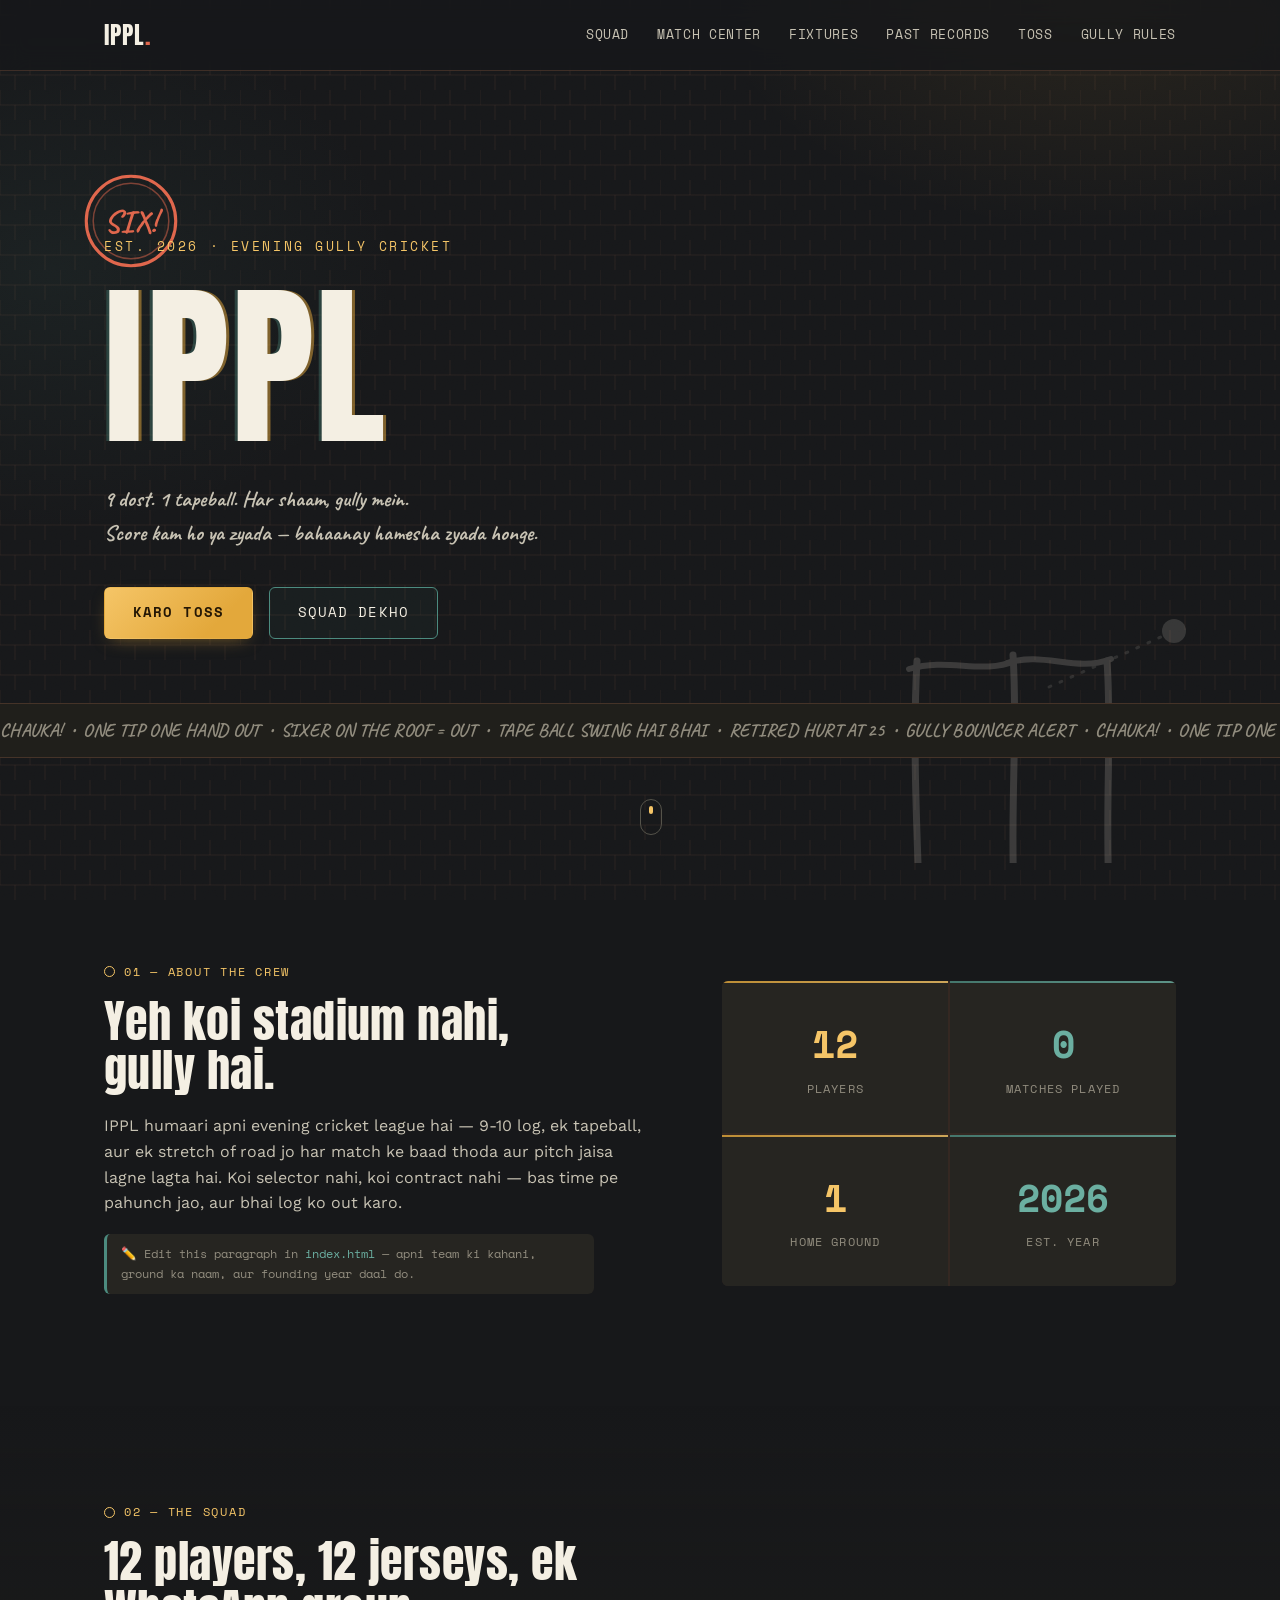
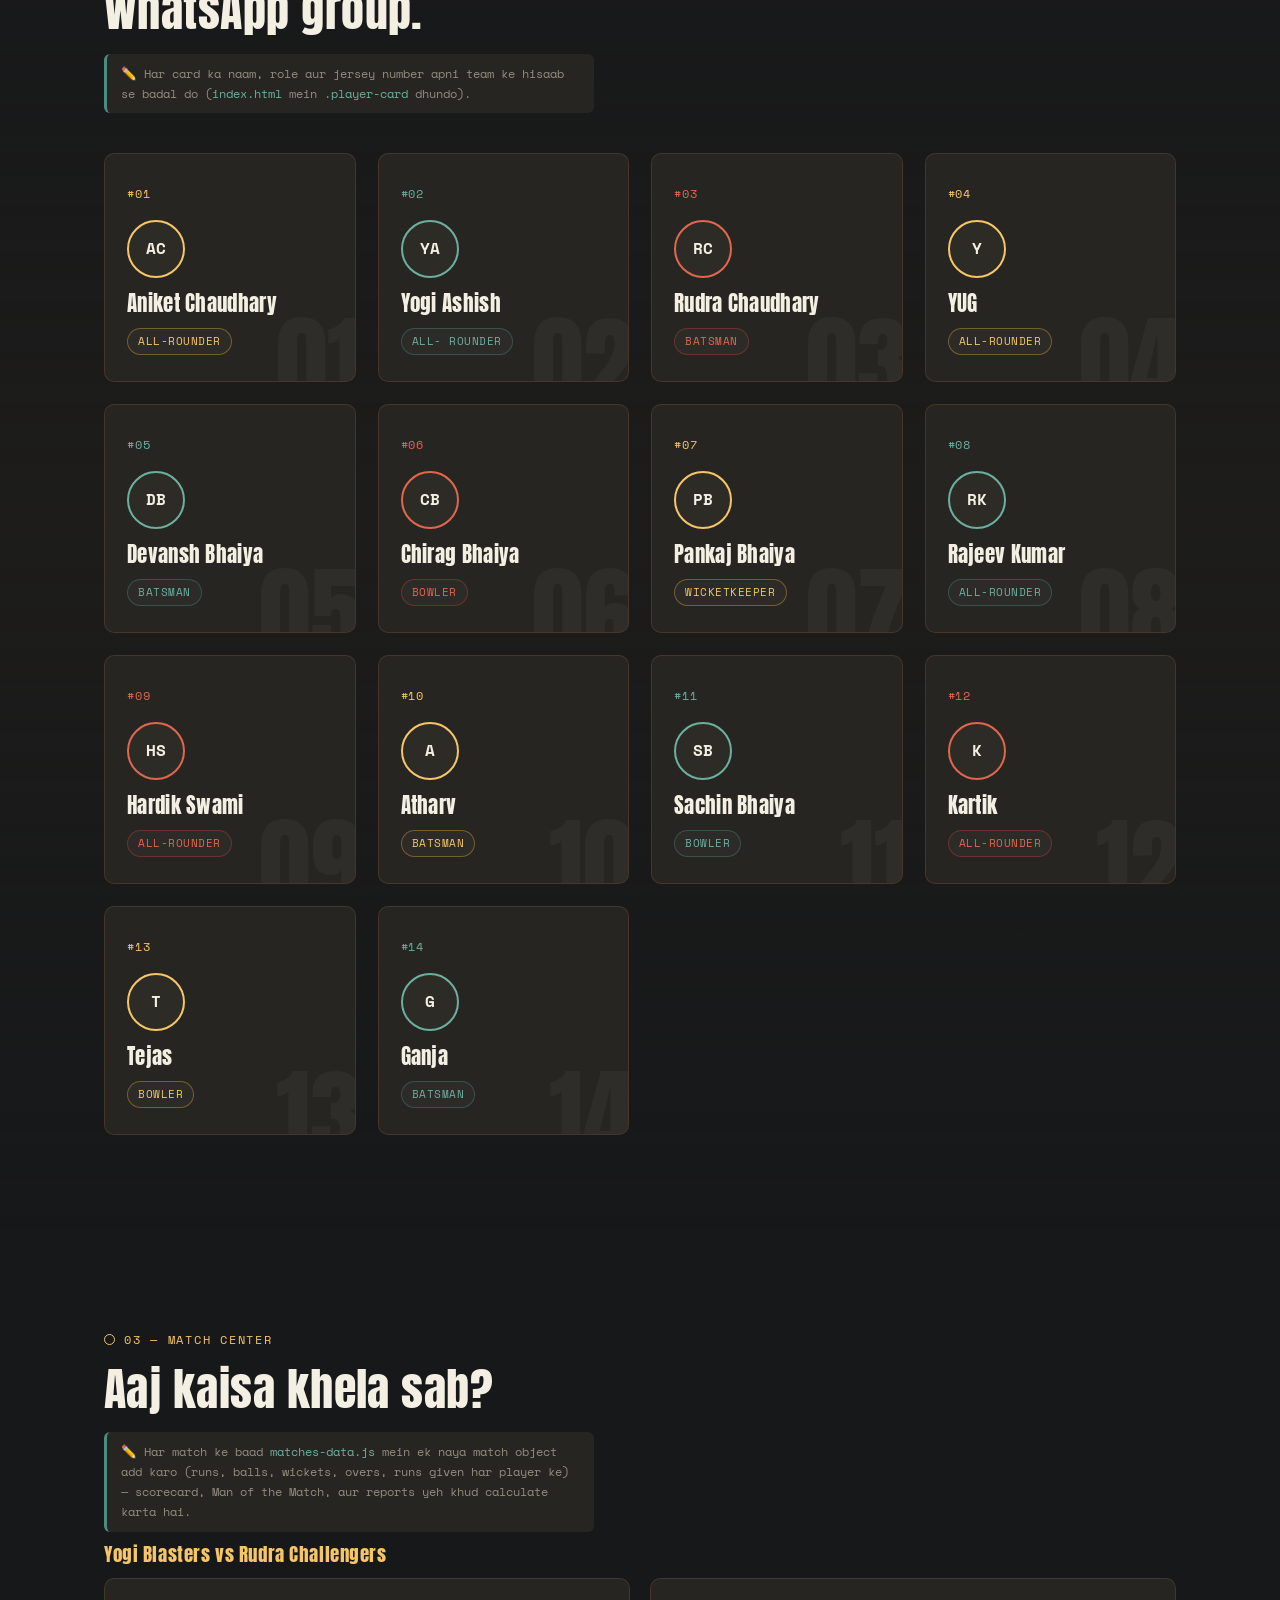
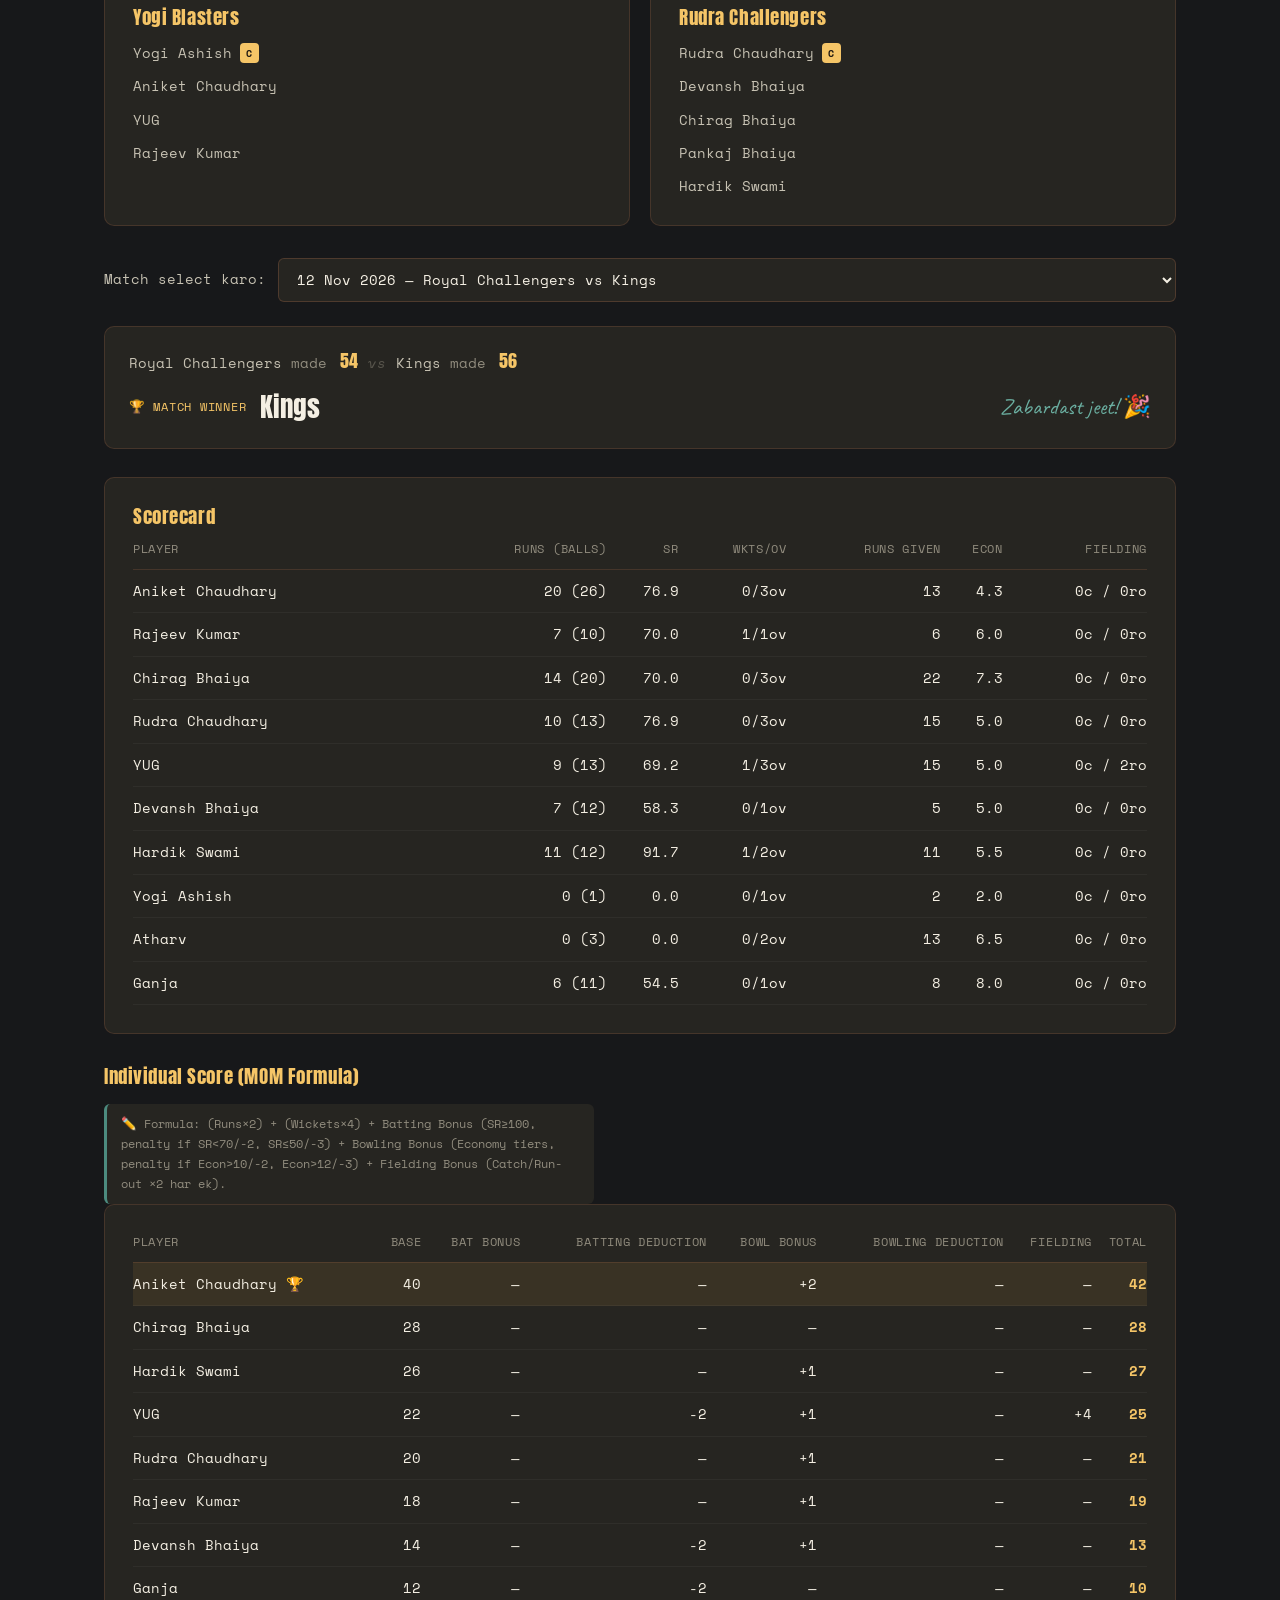
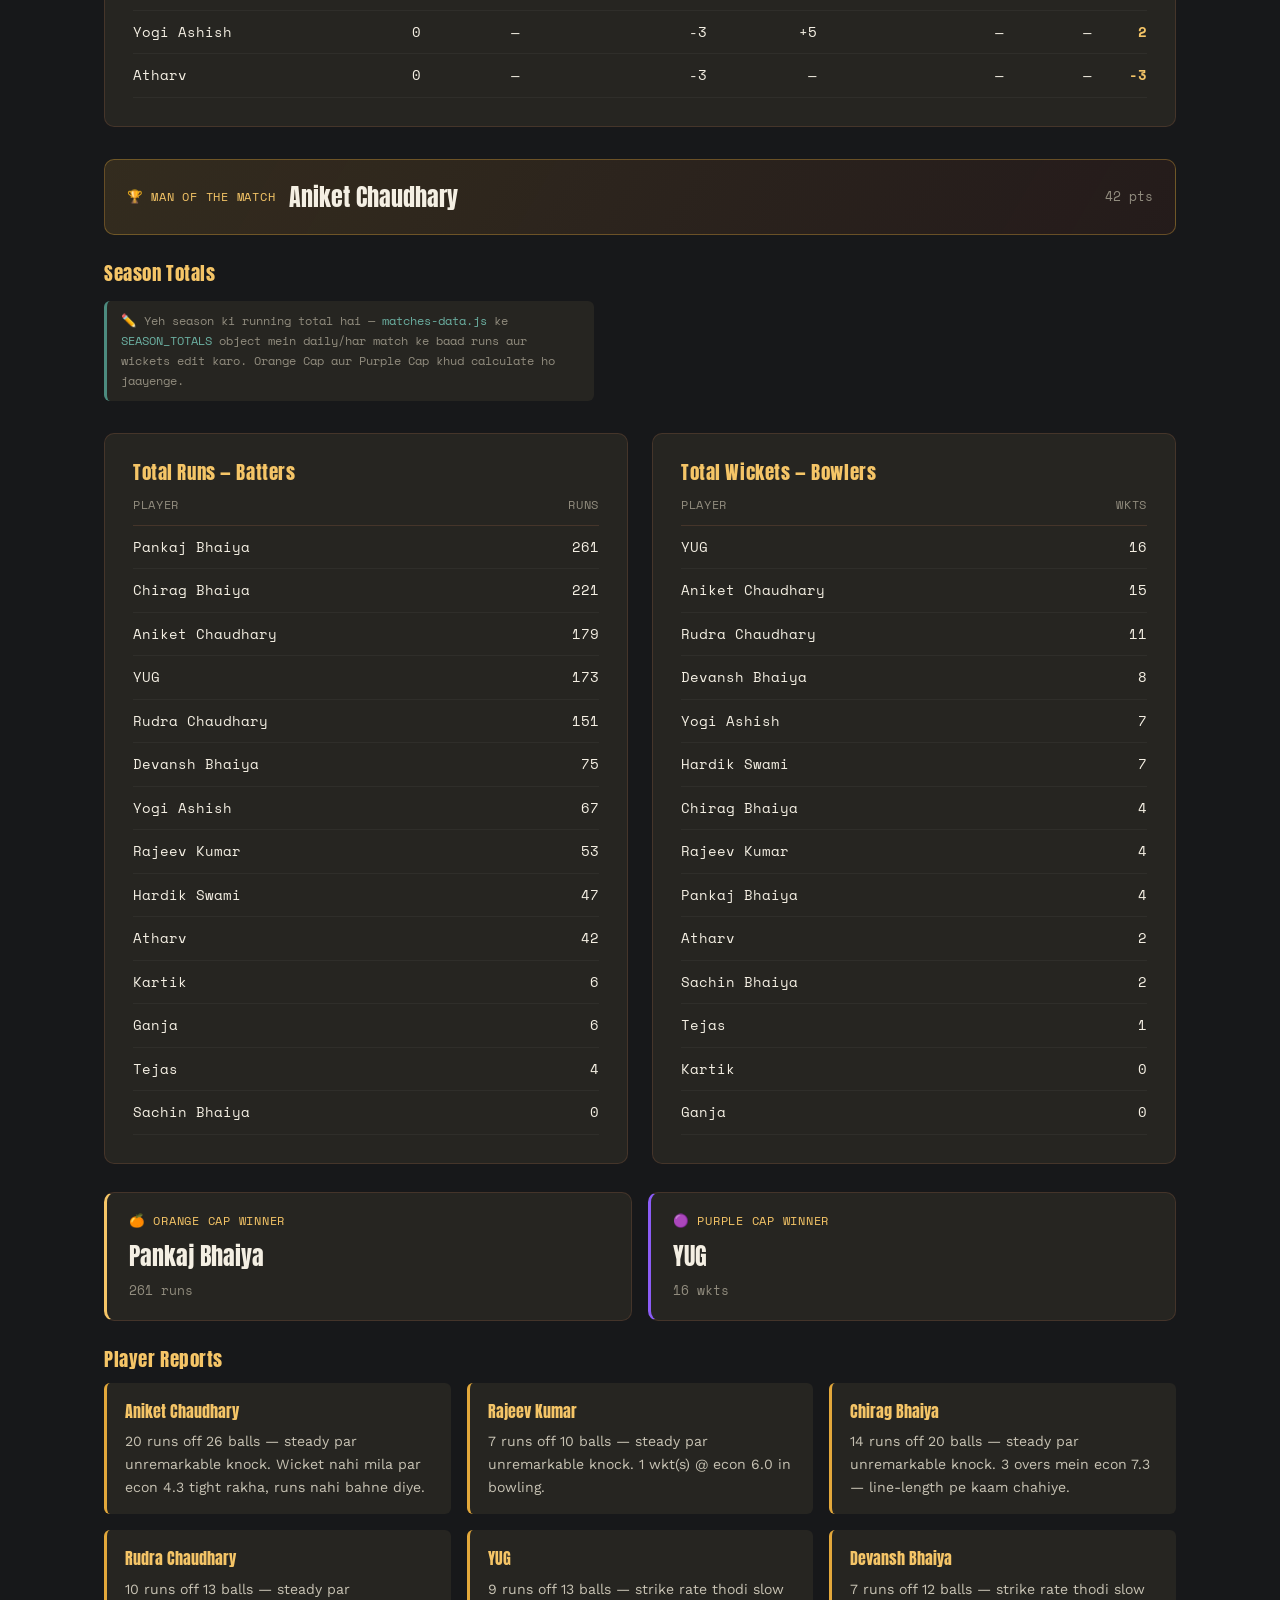
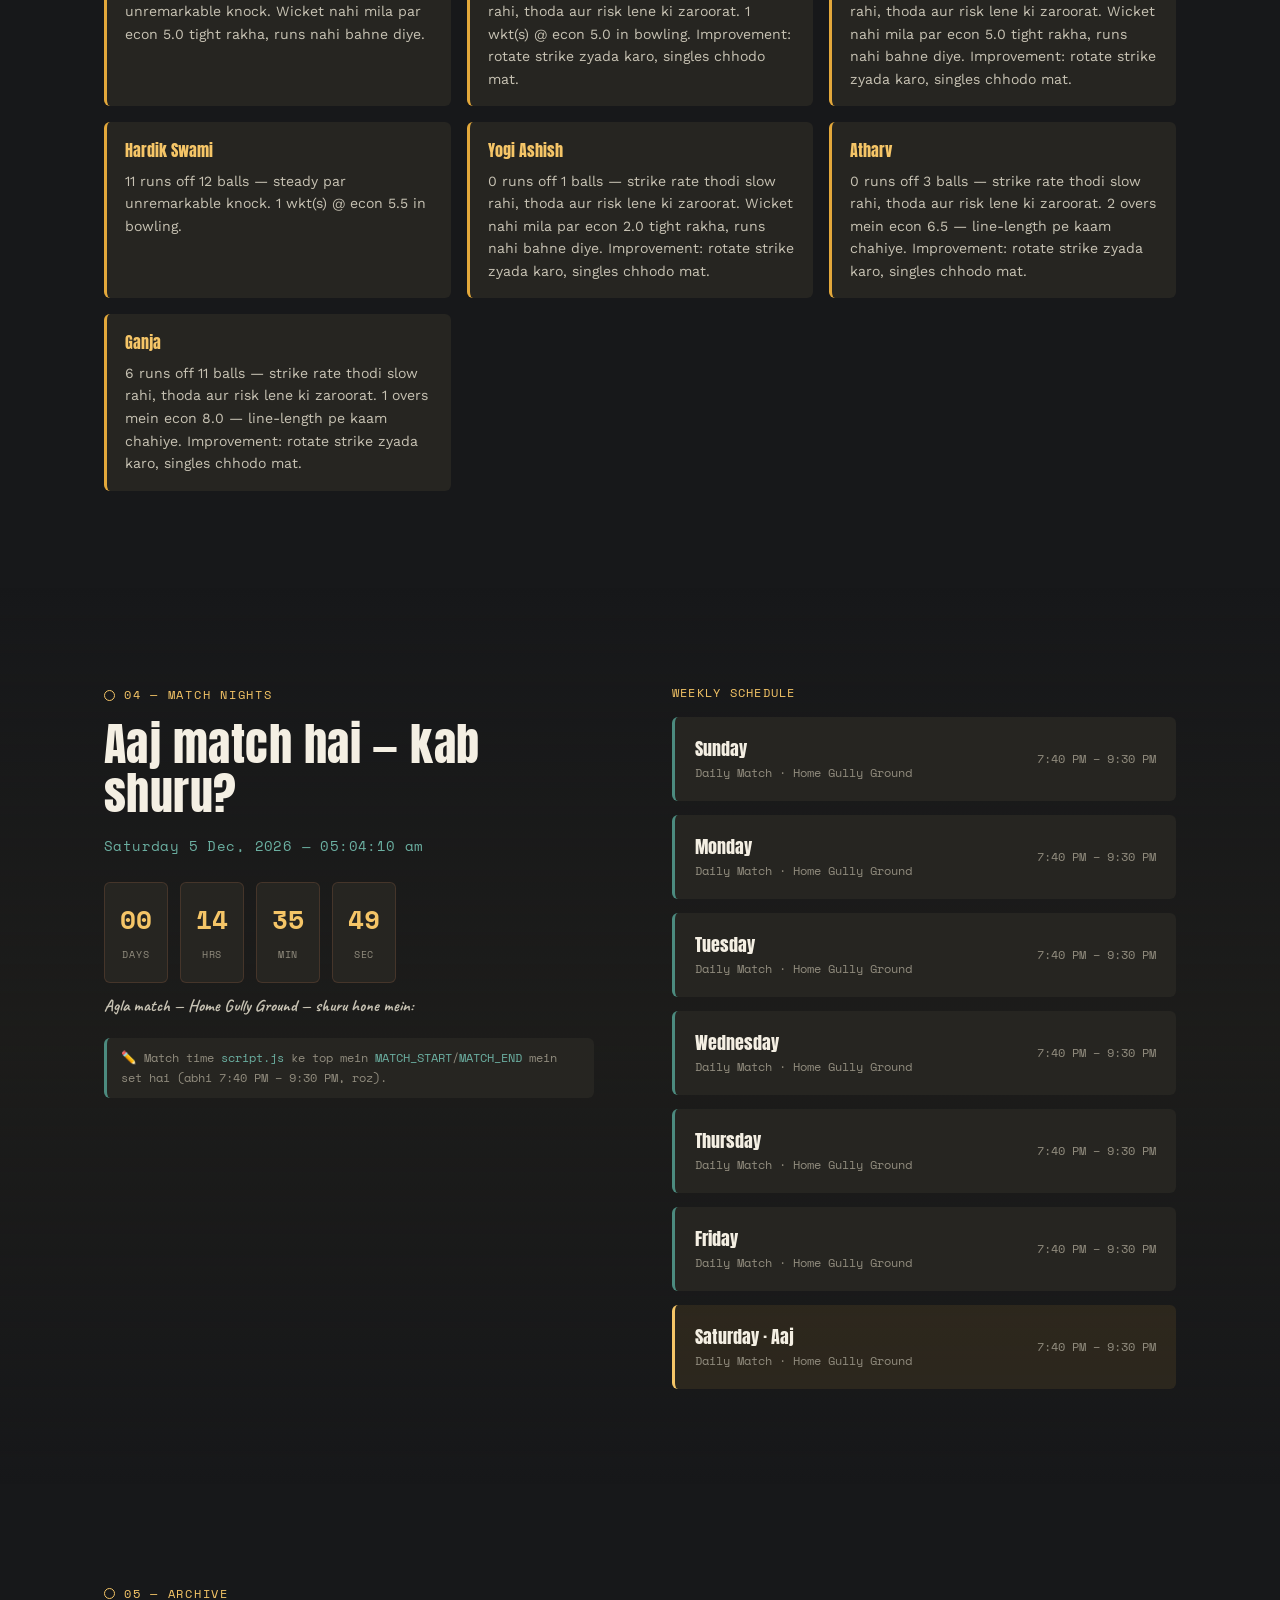
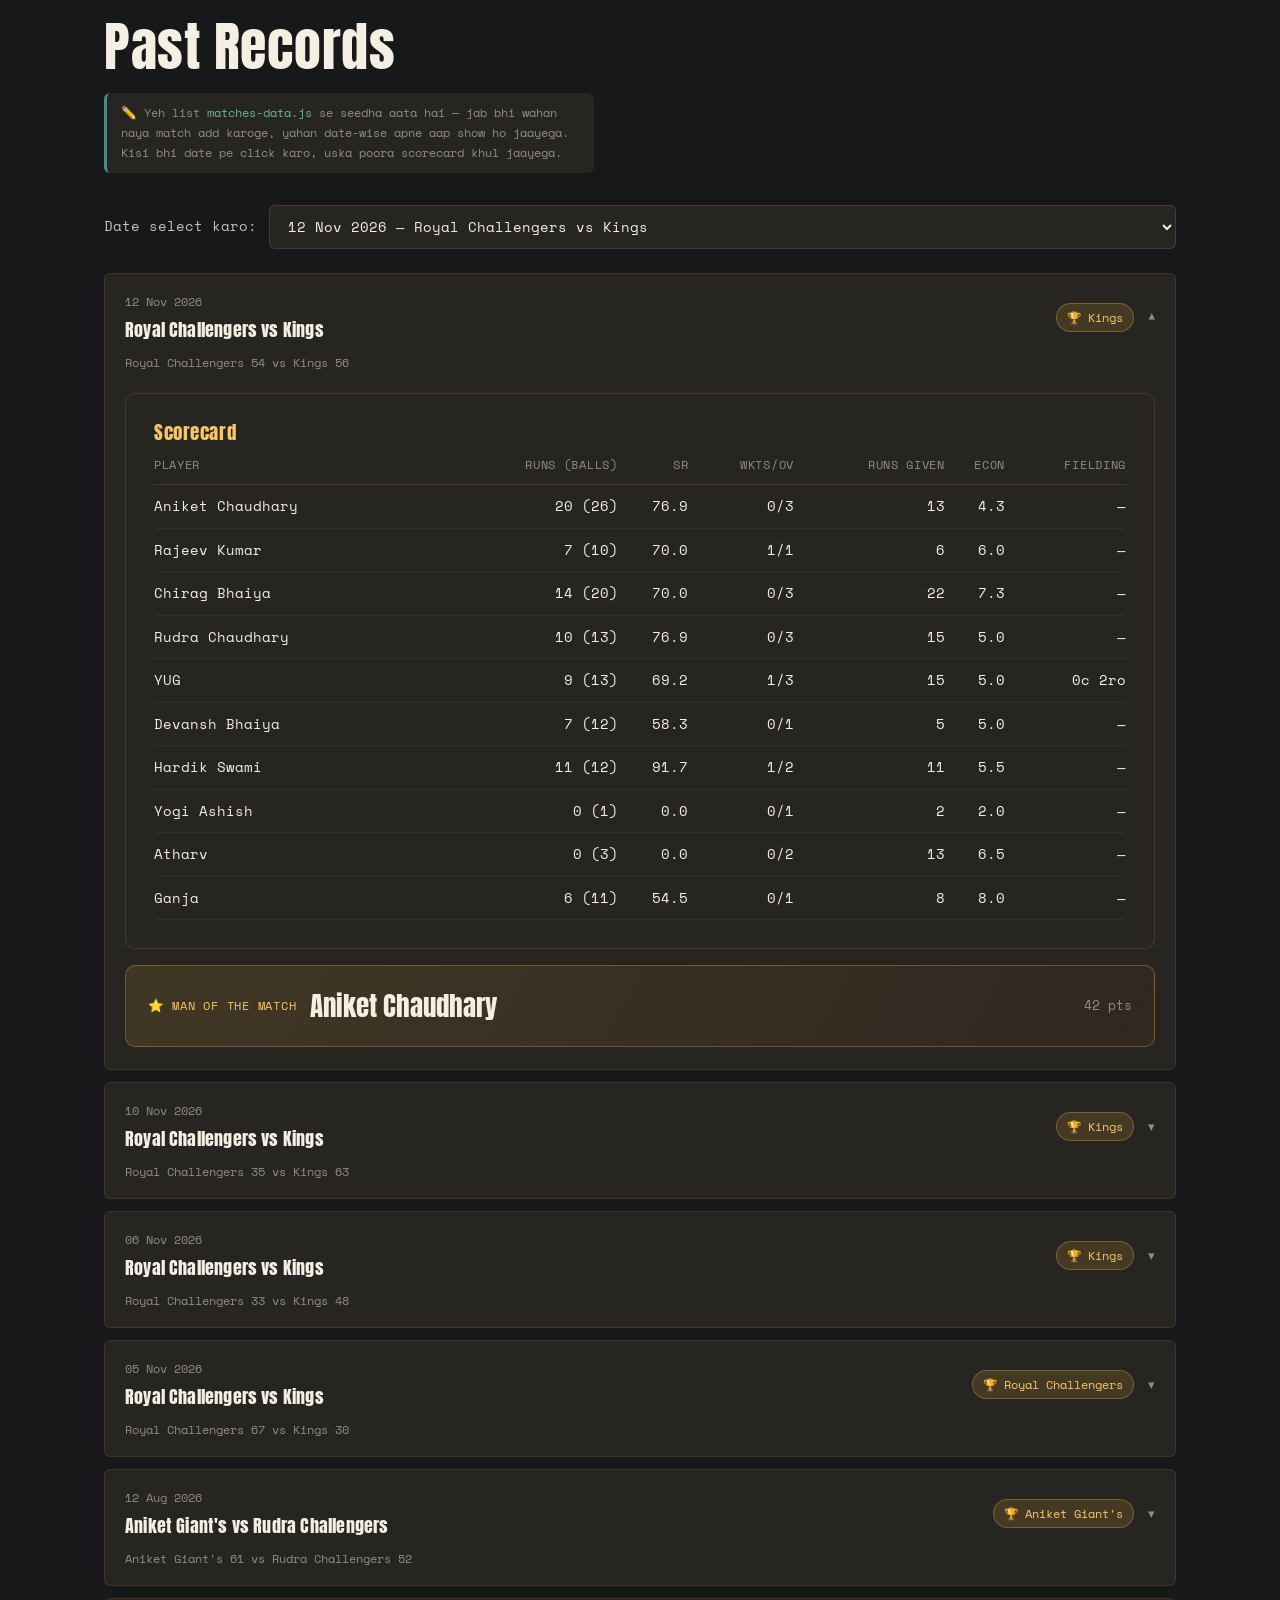
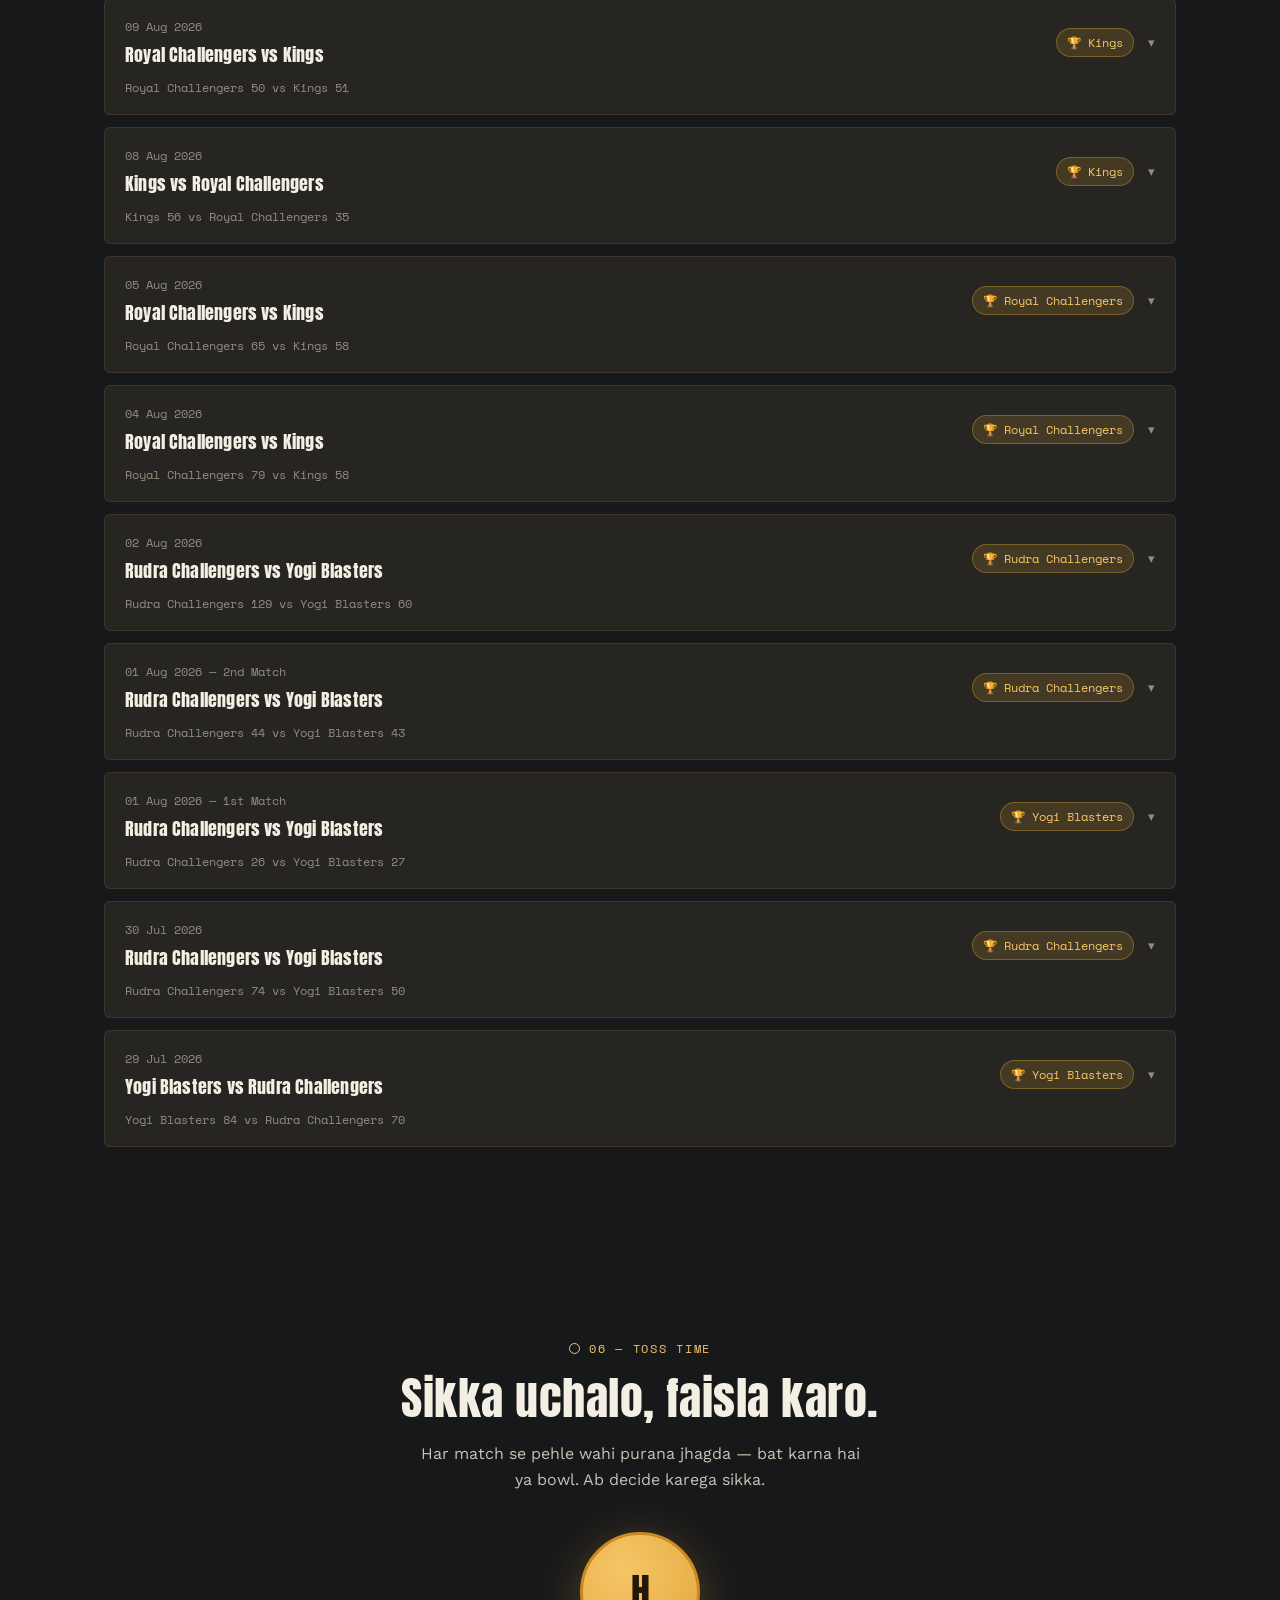
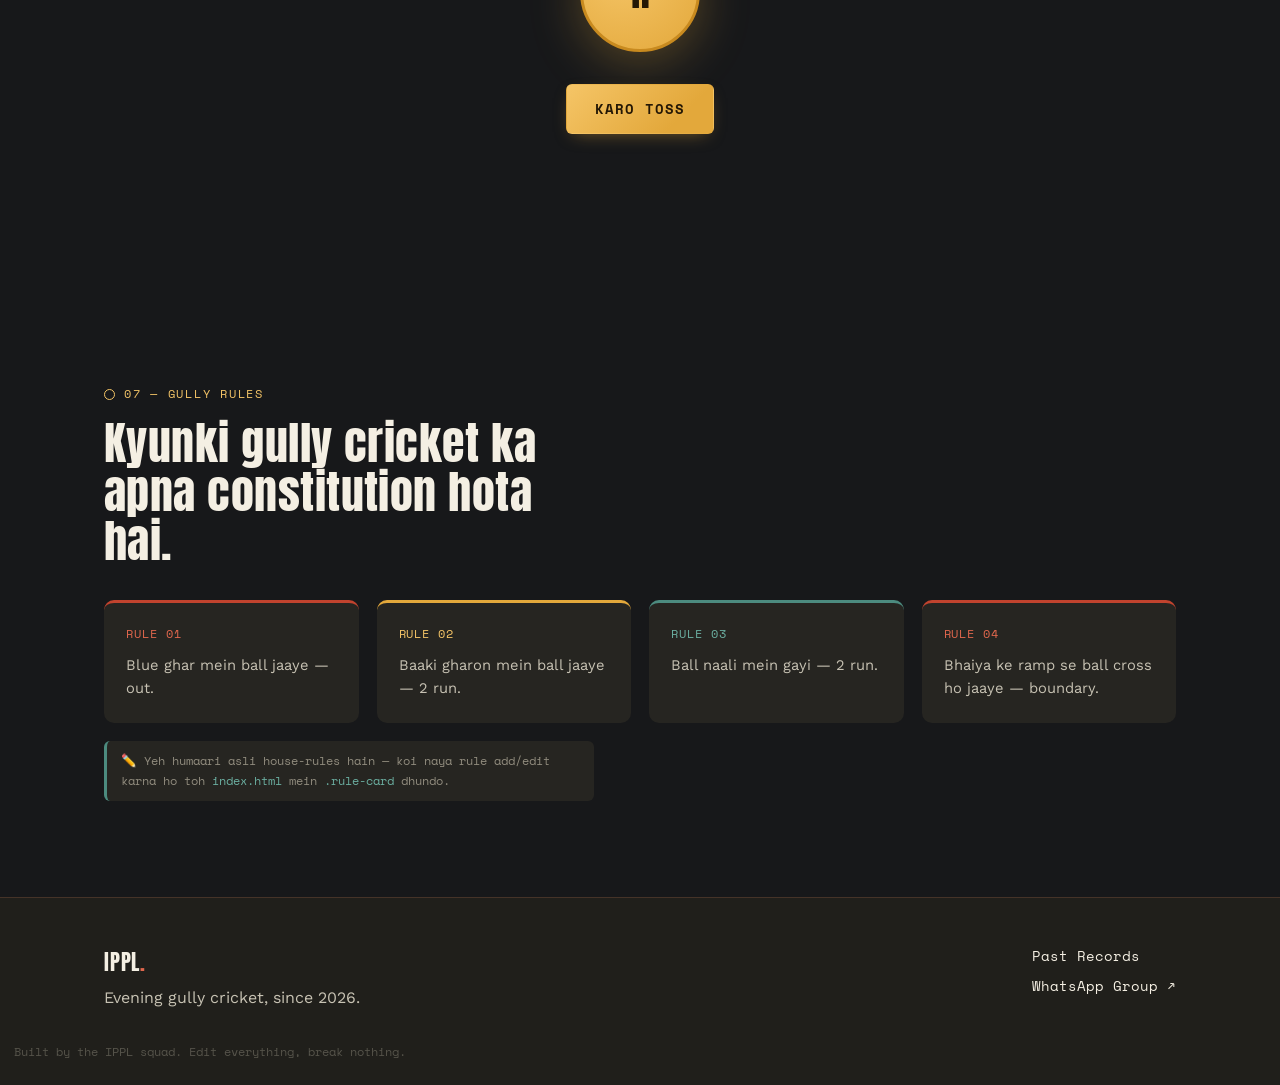
<file: index.html>
<!DOCTYPE html>
<html lang="en">
<head>
<meta charset="UTF-8">
<meta name="viewport" content="width=device-width, initial-scale=1.0">
<title>IPPL — Evening Gully Cricket League</title>
<meta name="description" content="IPPL — our gully cricket crew's home ground online. Squad, fixtures, stats and toss.">
<link rel="preconnect" href="https://fonts.googleapis.com">
<link rel="preconnect" href="https://fonts.gstatic.com" crossorigin>
<link href="https://fonts.googleapis.com/css2?family=Anton&family=Caveat:wght@600;700&family=Space+Mono:wght@400;700&family=Work+Sans:wght@400;500;600;700&display=swap" rel="stylesheet">
<link rel="stylesheet" href="style.css">
</head>
<body>

<!-- ============ NAV ============ -->
<header class="site-header">
  <div class="nav-wrap">
    <a href="#top" class="brand">IPPL<span class="brand-dot">.</span></a>
    <button class="nav-toggle" id="navToggle" aria-label="Toggle menu" aria-expanded="false">
      <span></span><span></span><span></span>
    </button>
    <nav class="nav-links" id="navLinks">
      <a href="#squad">Squad</a>
      <a href="#matchcenter">Match Center</a>
      <a href="#fixtures">Fixtures</a>
      <a href="#records">Past Records</a>
      <a href="#toss">Toss</a>
      <a href="#rules">Gully Rules</a>
    </nav>
  </div>
</header>

<!-- ============ HERO ============ -->
<section class="hero" id="top">
  <svg class="chalk-wicket" viewBox="0 0 420 320" aria-hidden="true">
    <path d="M110 300 C107 220, 104 140, 108 70" fill="none" stroke="currentColor" stroke-width="7" stroke-linecap="round"/>
    <path d="M205 302 C201 218, 209 138, 204 64" fill="none" stroke="currentColor" stroke-width="7" stroke-linecap="round"/>
    <path d="M300 300 C296 218, 303 140, 298 70" fill="none" stroke="currentColor" stroke-width="7" stroke-linecap="round"/>
    <path d="M100 78 C140 66, 172 84, 206 70" fill="none" stroke="currentColor" stroke-width="6" stroke-linecap="round"/>
    <path d="M198 72 C236 60, 266 82, 302 68" fill="none" stroke="currentColor" stroke-width="6" stroke-linecap="round"/>
    <circle cx="365" cy="40" r="12" fill="currentColor" opacity="0.9"/>
    <path d="M240 96 C280 78, 322 60, 356 44" fill="none" stroke="currentColor" stroke-width="3" stroke-dasharray="2 10" stroke-linecap="round" opacity="0.7"/>
  </svg>
  <div class="six-stamp" aria-hidden="true">
    <svg viewBox="0 0 140 140">
      <circle cx="70" cy="70" r="58" fill="none" stroke="currentColor" stroke-width="4"/>
      <circle cx="70" cy="70" r="49" fill="none" stroke="currentColor" stroke-width="2" opacity="0.5"/>
    </svg>
    <span>SIX!</span>
  </div>
  <div class="hero-inner">
    <p class="eyebrow">EST. 2026 · EVENING GULLY CRICKET</p>
    <h1 class="hero-title">IPPL</h1>
    <p class="hero-sub">9 dost. 1 tapeball. Har shaam, gully mein.<br class="br-desktop"> Score kam ho ya zyada — bahaanay hamesha zyada honge.</p>
    <div class="hero-actions">
      <a href="#toss" class="btn btn-amber">Karo Toss</a>
      <a href="#squad" class="btn btn-ghost">Squad Dekho</a>
    </div>
  </div>
  <a href="#about" class="scroll-cue" aria-label="Scroll down">
    <span></span>
  </a>
  <div class="marquee" aria-hidden="true">
    <div class="marquee-track">
      <span>CHAUKA! &nbsp;•&nbsp; ONE TIP ONE HAND OUT &nbsp;•&nbsp; SIXER ON THE ROOF = OUT &nbsp;•&nbsp; TAPE BALL SWING HAI BHAI &nbsp;•&nbsp; RETIRED HURT AT 25 &nbsp;•&nbsp; GULLY BOUNCER ALERT &nbsp;•&nbsp; CHAUKA! &nbsp;•&nbsp; ONE TIP ONE HAND OUT &nbsp;•&nbsp; SIXER ON THE ROOF = OUT &nbsp;•&nbsp; TAPE BALL SWING HAI BHAI &nbsp;•&nbsp; RETIRED HURT AT 25 &nbsp;•&nbsp; GULLY BOUNCER ALERT &nbsp;•&nbsp;</span>
    </div>
  </div>
</section>

<!-- ============ ABOUT / SCOREBOARD ============ -->
<section class="about" id="about">
  <div class="section-inner about-grid">
    <div class="about-copy reveal">
      <p class="section-label">01 — About the crew</p>
      <h2>Yeh koi stadium nahi, gully hai.</h2>
      <p>IPPL humaari apni evening cricket league hai — 9-10 log, ek tapeball, aur ek stretch of road jo har match ke baad thoda aur pitch jaisa lagne lagta hai. Koi selector nahi, koi contract nahi — bas time pe pahunch jao, aur bhai log ko out karo.</p>
      <p class="edit-note">✏️ Edit this paragraph in <code>index.html</code> — apni team ki kahani, ground ka naam, aur founding year daal do.</p>
    </div>
    <div class="scoreboard reveal">
      <div class="score-tile">
        <span class="score-num" data-count="12">0</span>
        <span class="score-label">Players</span>
      </div>
      <div class="score-tile">
        <span class="score-num" data-count="0">0</span>
        <span class="score-label">Matches Played</span>
      </div>
      <div class="score-tile">
        <span class="score-num" data-count="1">0</span>
        <span class="score-label">Home Ground</span>
      </div>
      <div class="score-tile">
        <span class="score-num" data-count="2026">0</span>
        <span class="score-label">Est. Year</span>
      </div>
    </div>
  </div>
</section>

<!-- ============ SQUAD ============ -->
<section class="squad" id="squad">
  <div class="section-inner">
    <p class="section-label">02 — The squad</p>
    <h2 class="reveal">12 players, 12 jerseys, ek WhatsApp group.</h2>
    <p class="edit-note reveal">✏️ Har card ka naam, role aur jersey number apni team ke hisaab se badal do (<code>index.html</code> mein <code>.player-card</code> dhundo).</p>
    <div class="squad-grid" id="squadGrid"></div>
  </div>
</section>

<!-- ============ MATCH CENTER ============ -->
<section class="matchcenter" id="matchcenter">
  <div class="section-inner">
    <p class="section-label">03 — Match Center</p>
    <h2 class="reveal">Aaj kaisa khela sab?</h2>
    <p class="edit-note reveal">✏️ Har match ke baad <code>matches-data.js</code> mein ek naya match object add karo (runs, balls, wickets, overs, runs given har player ke) — scorecard, Man of the Match, aur reports yeh khud calculate karta hai.</p>

    <h3 class="reports-heading reveal">Yogi Blasters vs Rudra Challengers</h3>
    <div class="teams-grid reveal" id="teamsGrid"></div>

    <div class="match-picker reveal">
      <label for="matchSelect">Match select karo:</label>
      <select id="matchSelect"></select>
    </div>

    <div class="winner-banner reveal" id="winnerBanner"></div>

    <div class="stat-panel reveal scorecard-panel">
      <h3>Scorecard</h3>
      <table>
        <thead><tr><th>Player</th><th>Runs (Balls)</th><th>SR</th><th>Wkts/Ov</th><th>Runs Given</th><th>Econ</th><th>Fielding</th></tr></thead>
        <tbody id="scorecardBody"></tbody>
      </table>
    </div>

    <h3 class="reports-heading reveal">Individual Score (MOM Formula)</h3>
    <p class="edit-note reveal">✏️ Formula: (Runs×2) + (Wickets×4) + Batting Bonus (SR≥100, penalty if SR&lt;70/-2, SR≤50/-3) + Bowling Bonus (Economy tiers, penalty if Econ&gt;10/-2, Econ&gt;12/-3) + Fielding Bonus (Catch/Run-out ×2 har ek).</p>
    <div class="stat-panel reveal scorecard-panel">
      <table>
        <thead><tr><th>Player</th><th>Base</th><th>Bat Bonus</th><th>Batting Deduction</th><th>Bowl Bonus</th><th>Bowling Deduction</th><th>Fielding</th><th>Total</th></tr></thead>
        <tbody id="pointsBody"></tbody>
      </table>
    </div>

    <div class="mom-banner reveal" id="momBadge"></div>

    <h3 class="reports-heading reveal">Season Totals</h3>
    <p class="edit-note reveal">✏️ Yeh season ki running total hai — <code>matches-data.js</code> ke <code>SEASON_TOTALS</code> object mein daily/har match ke baad runs aur wickets edit karo. Orange Cap aur Purple Cap khud calculate ho jaayenge.</p>
    <div class="stats-grid">
      <div class="stat-panel reveal">
        <h3>Total Runs — Batters</h3>
        <table>
          <thead><tr><th>Player</th><th>Runs</th></tr></thead>
          <tbody id="seasonBattingBody"></tbody>
        </table>
      </div>
      <div class="stat-panel reveal">
        <h3>Total Wickets — Bowlers</h3>
        <table>
          <thead><tr><th>Player</th><th>Wkts</th></tr></thead>
          <tbody id="seasonBowlingBody"></tbody>
        </table>
      </div>
    </div>

    <div class="cap-banner reveal" id="capWinnersBanner"></div>

    <h3 class="reports-heading reveal">Player Reports</h3>
    <ul class="reports-grid" id="reportsList"></ul>
  </div>
</section>

<!-- ============ FIXTURES ============ -->
<section class="fixtures" id="fixtures">
  <div class="section-inner fixtures-grid">
    <div class="reveal">
      <p class="section-label">04 — Match nights</p>
      <h2>Aaj match hai — kab shuru?</h2>
      <p class="live-clock" id="liveClock">Loading…</p>
      <div class="countdown" id="countdown">
        <div class="cd-box"><span id="cdDays">--</span><label>Days</label></div>
        <div class="cd-box"><span id="cdHours">--</span><label>Hrs</label></div>
        <div class="cd-box"><span id="cdMins">--</span><label>Min</label></div>
        <div class="cd-box"><span id="cdSecs">--</span><label>Sec</label></div>
      </div>
      <p class="countdown-caption" id="countdownCaption">Loading…</p>
      <p class="edit-note">✏️ Match time <code>script.js</code> ke top mein <code>MATCH_START</code>/<code>MATCH_END</code> mein set hai (abhi 7:40 PM – 9:30 PM, roz).</p>
    </div>
    <div class="reveal">
      <p class="schedule-heading">Weekly Schedule</p>
      <ul class="fixture-list" id="fixtureList"></ul>
    </div>
  </div>
</section>

<!-- ============ PAST RECORDS ============ -->
<section class="records-page" id="records">
  <div class="section-inner">
    <p class="section-label">05 — Archive</p>
    <h2 class="reveal">Past Records</h2>
    <p class="edit-note reveal">✏️ Yeh list <code>matches-data.js</code> se seedha aata hai — jab bhi wahan naya match add karoge, yahan date-wise apne aap show ho jaayega. Kisi bhi date pe click karo, uska poora scorecard khul jaayega.</p>

    <div class="match-picker reveal">
      <label for="recordsSelect">Date select karo:</label>
      <select id="recordsSelect"></select>
    </div>

    <ul class="records-list reveal" id="recordsList"></ul>
    <p class="records-empty" id="recordsEmpty" style="display:none;">Abhi tak koi match record nahi hai — <code>matches-data.js</code> mein match add karo.</p>
  </div>
</section>

<!-- ============ TOSS SIMULATOR ============ -->
<section class="toss" id="toss">
  <div class="section-inner toss-inner">
    <p class="section-label">06 — Toss time</p>
    <h2 class="reveal">Sikka uchalo, faisla karo.</h2>
    <p class="reveal">Har match se pehle wahi purana jhagda — bat karna hai ya bowl. Ab decide karega sikka.</p>

    <div class="coin-stage reveal">
      <div class="coin" id="coin">
        <div class="coin-face coin-heads">H</div>
        <div class="coin-face coin-tails">T</div>
      </div>
    </div>

    <button class="btn btn-amber" id="tossBtn">Karo Toss</button>
    <p class="toss-result" id="tossResult">&nbsp;</p>
  </div>
</section>

<!-- ============ RULES ============ -->
<section class="rules" id="rules">
  <div class="section-inner">
    <p class="section-label">07 — Gully rules</p>
    <h2 class="reveal">Kyunki gully cricket ka apna constitution hota hai.</h2>
    <div class="rules-grid">
      <div class="rule-card reveal">
        <span class="rule-tag">Rule 01</span>
        <p>Blue ghar mein ball jaaye — out.</p>
      </div>
      <div class="rule-card reveal">
        <span class="rule-tag">Rule 02</span>
        <p>Baaki gharon mein ball jaaye — 2 run.</p>
      </div>
      <div class="rule-card reveal">
        <span class="rule-tag">Rule 03</span>
        <p>Ball naali mein gayi — 2 run.</p>
      </div>
      <div class="rule-card reveal">
        <span class="rule-tag">Rule 04</span>
        <p>Bhaiya ke ramp se ball cross ho jaaye — boundary.</p>
      </div>
    </div>
    <p class="edit-note reveal">✏️ Yeh humaari asli house-rules hain — koi naya rule add/edit karna ho toh <code>index.html</code> mein <code>.rule-card</code> dhundo.</p>
  </div>
</section>

<!-- ============ FOOTER ============ -->
<footer class="site-footer">
  <div class="section-inner footer-grid">
    <div>
      <p class="brand footer-brand">IPPL<span class="brand-dot">.</span></p>
      <p>Evening gully cricket, since 2026.</p>
    </div>
    <div class="footer-links">
      <a href="#records">Past Records</a>
      <a href="https://chat.whatsapp.com/Jui4usYF5fk5azBTB56OIB?s=sh&p=a&ilr=0" target="_blank" rel="noopener">WhatsApp Group ↗</a>
    </div>
  </div>
  <p class="footer-credit">Built by the IPPL squad. Edit everything, break nothing.</p>
</footer>

<script src="matches-data.js"></script>
<script src="stats-shared.js"></script>
<script src="records.js"></script>
<script src="script.js"></script>
</body>
</html>
</file>
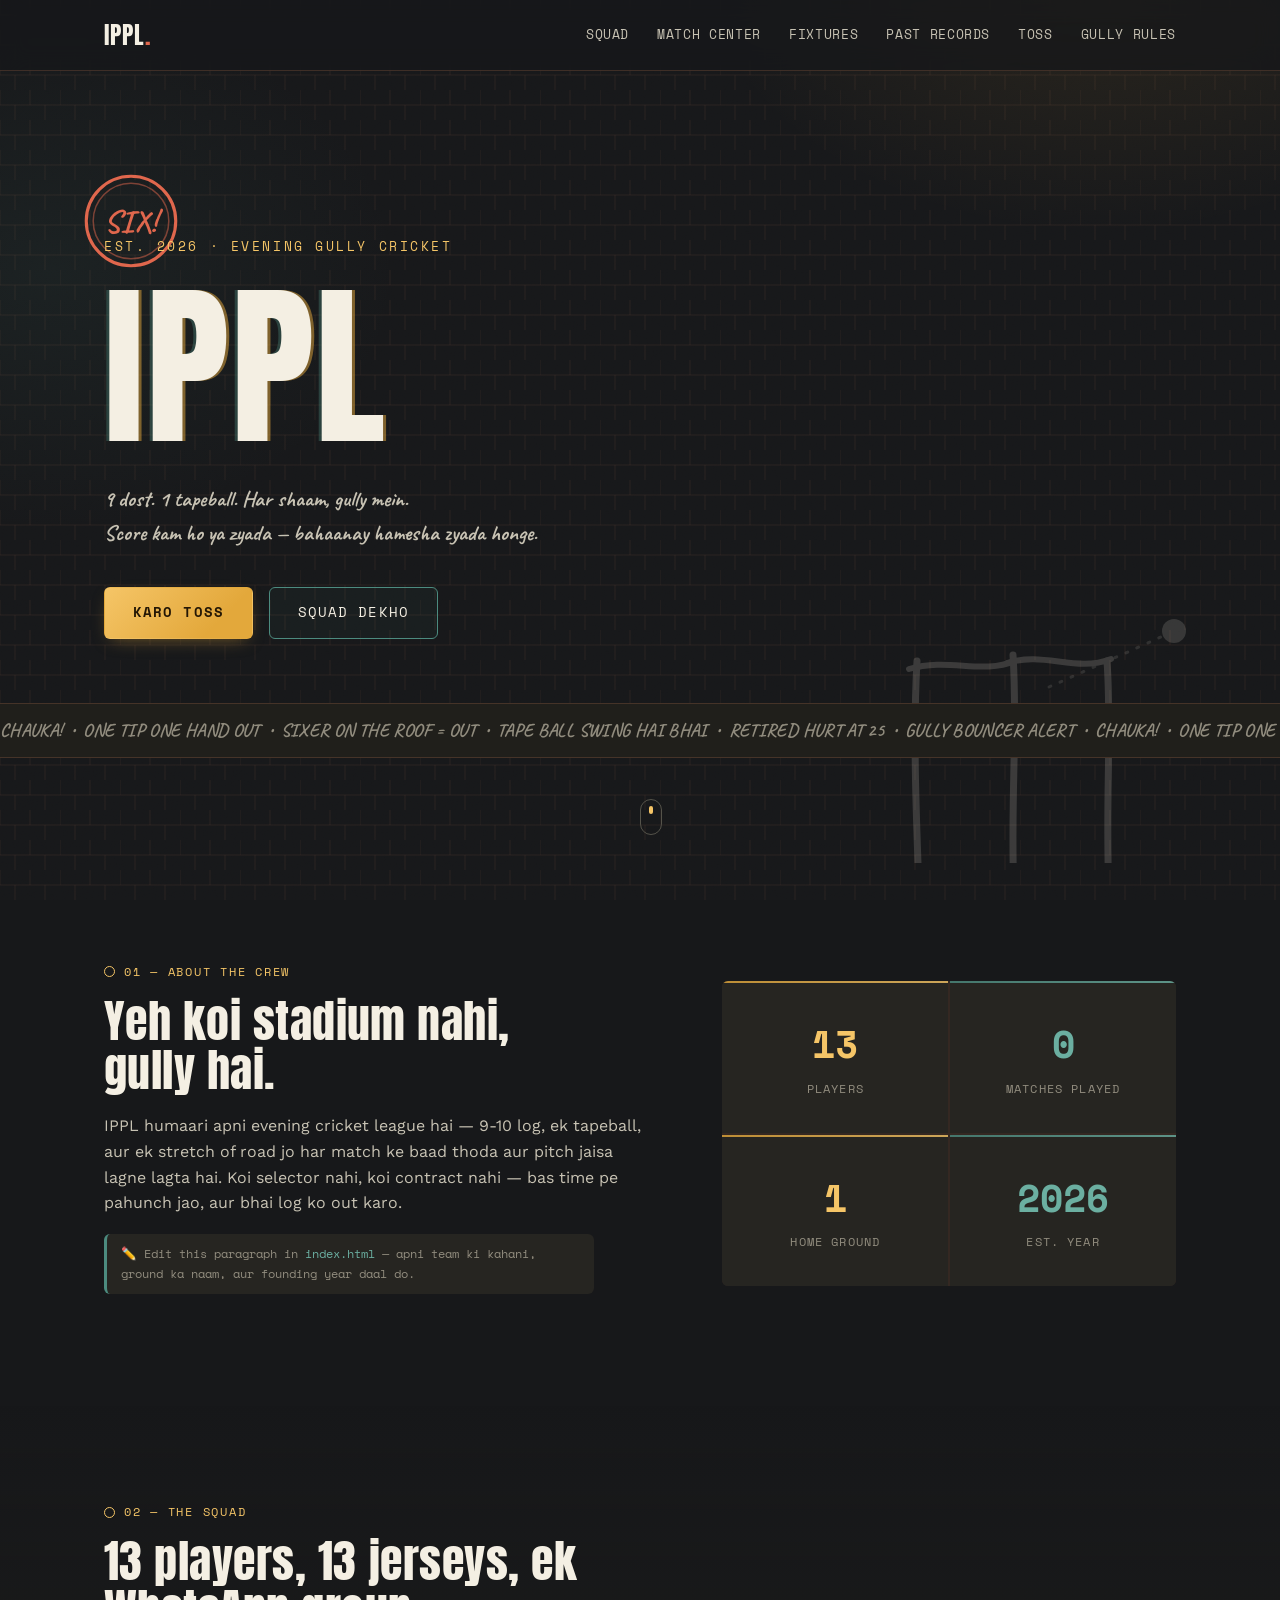
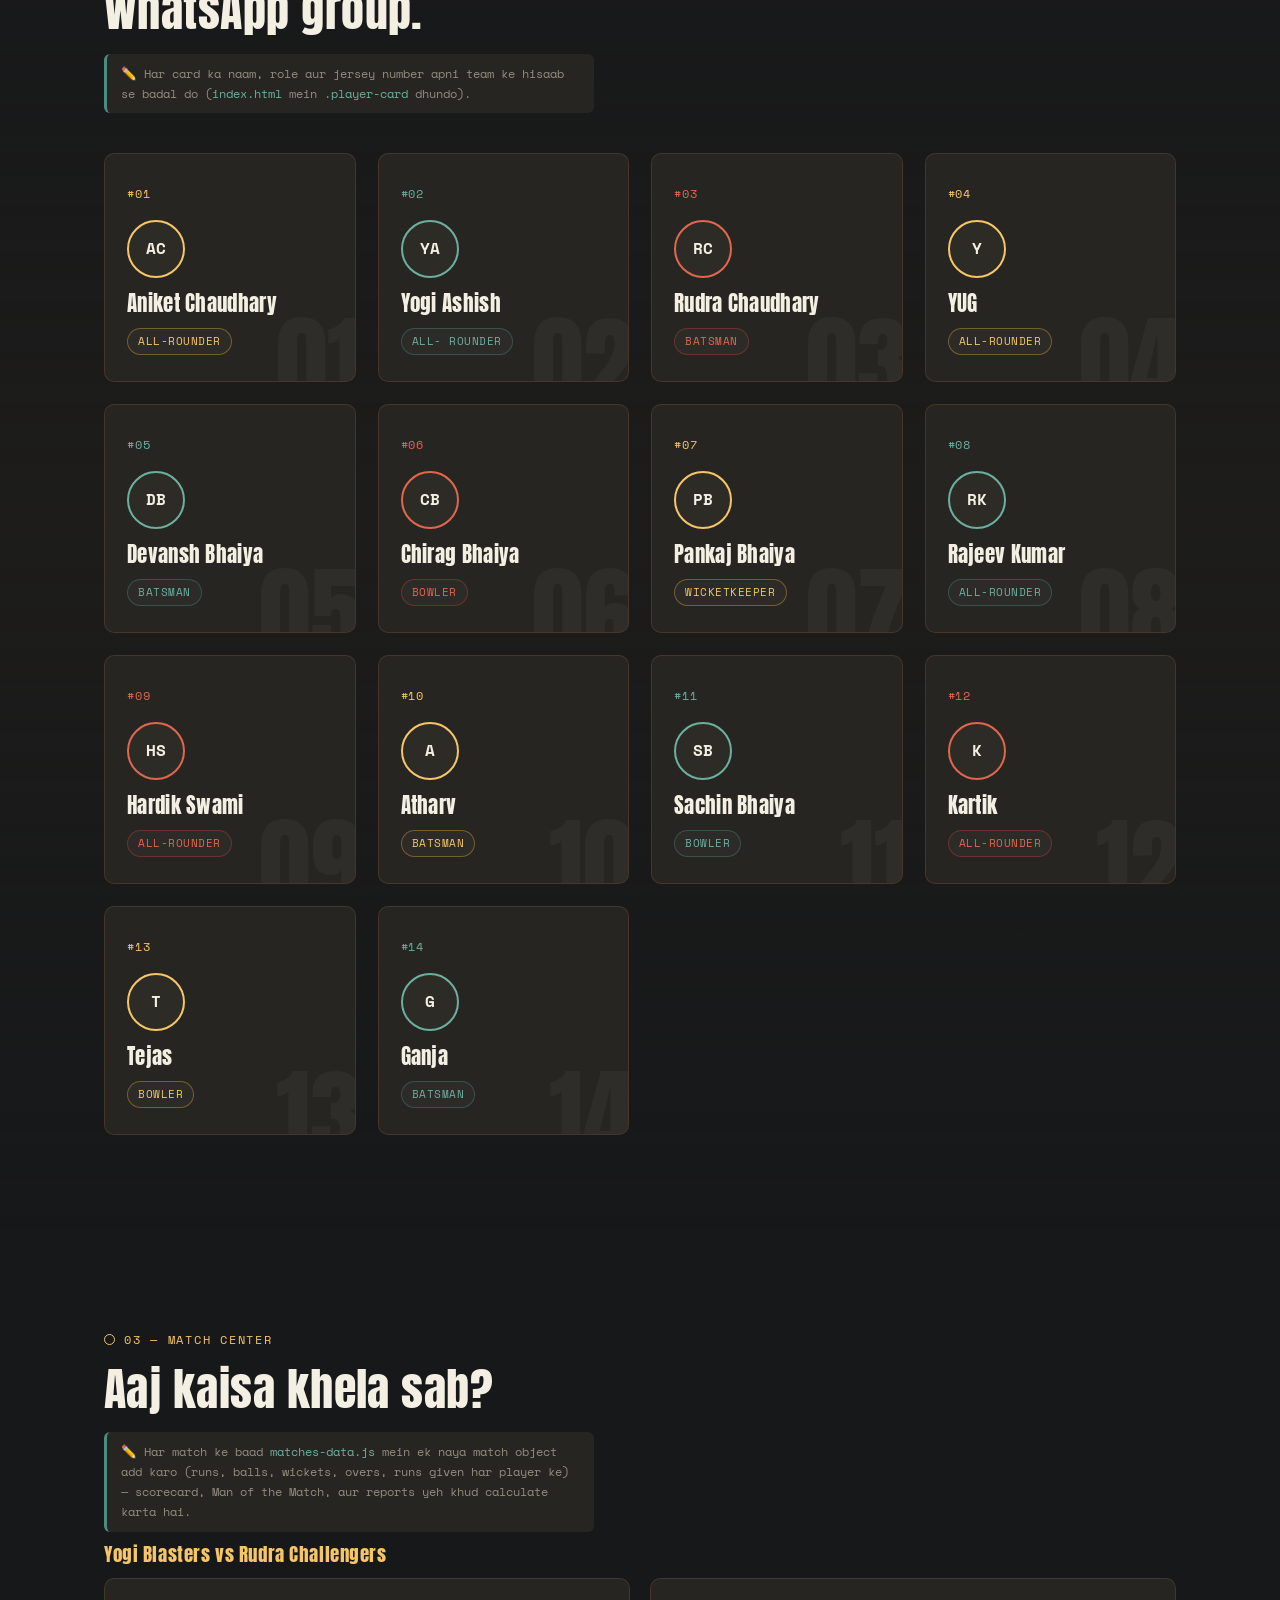
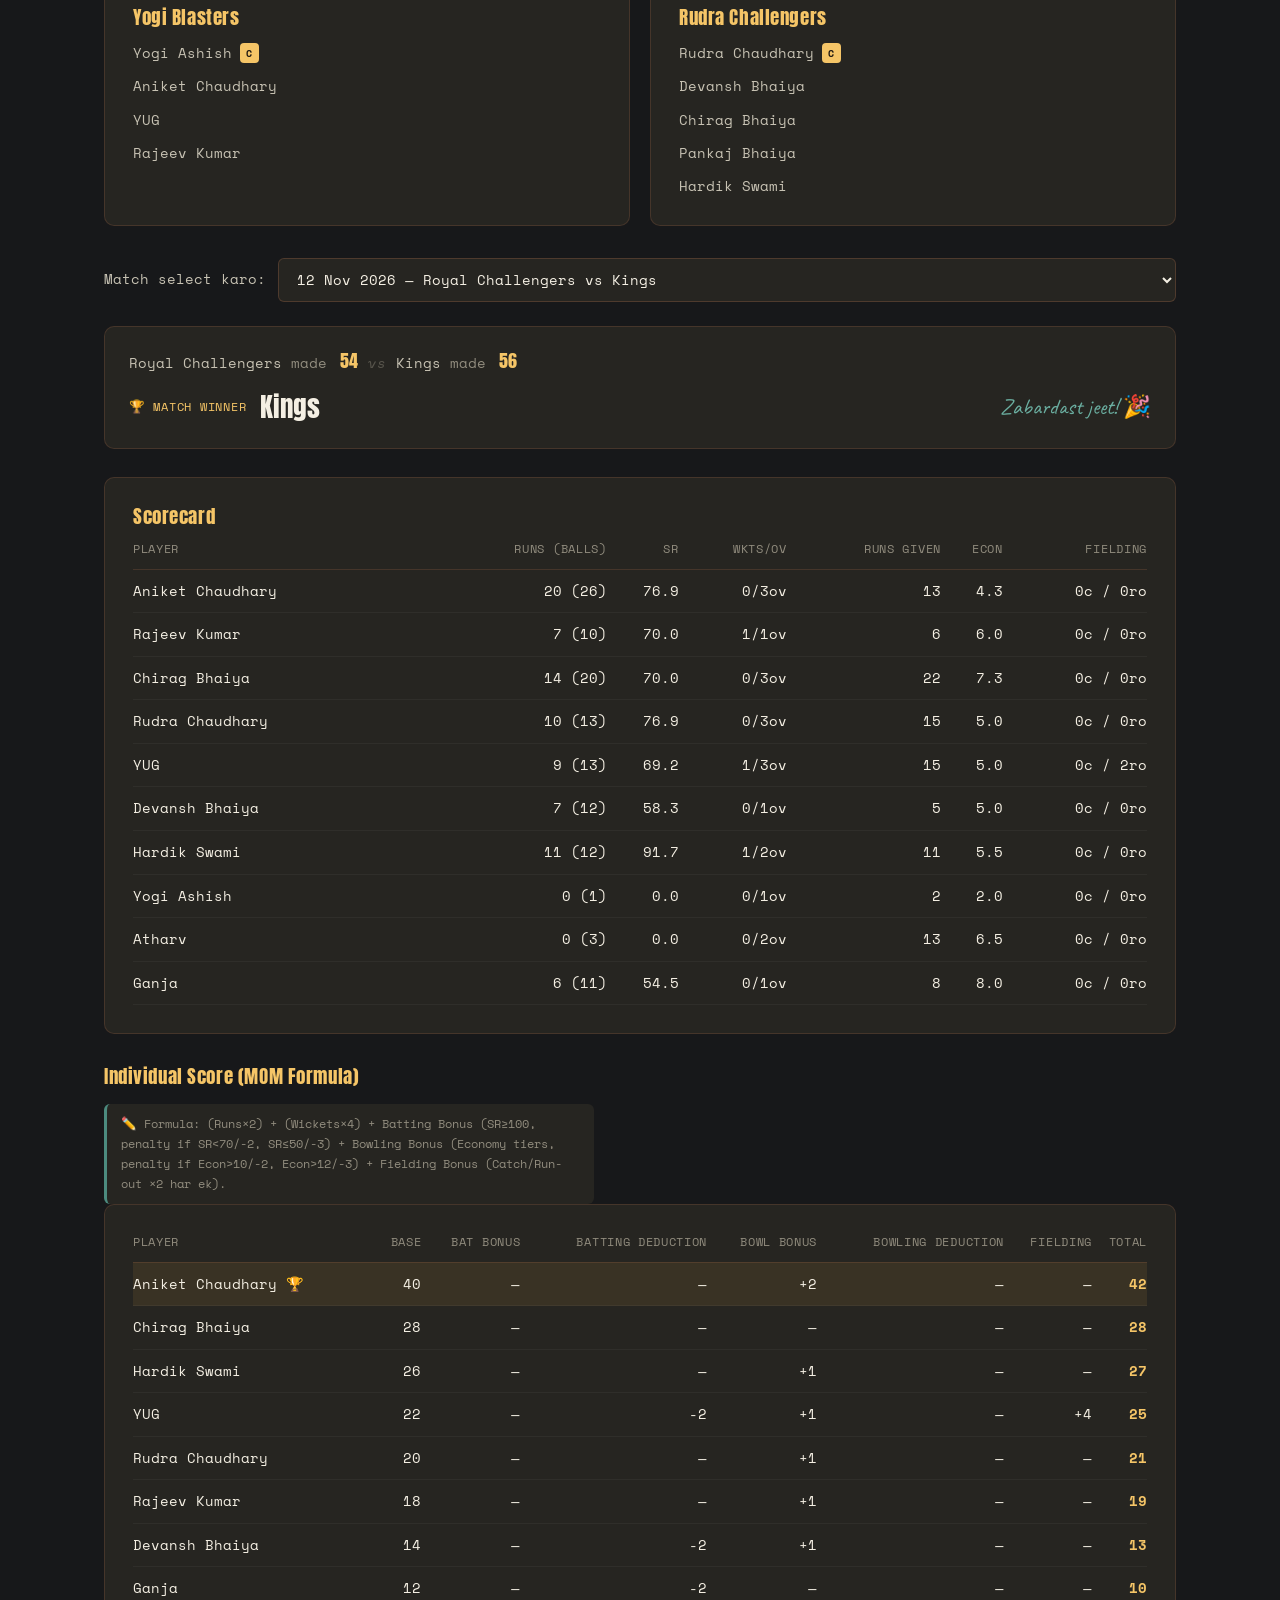
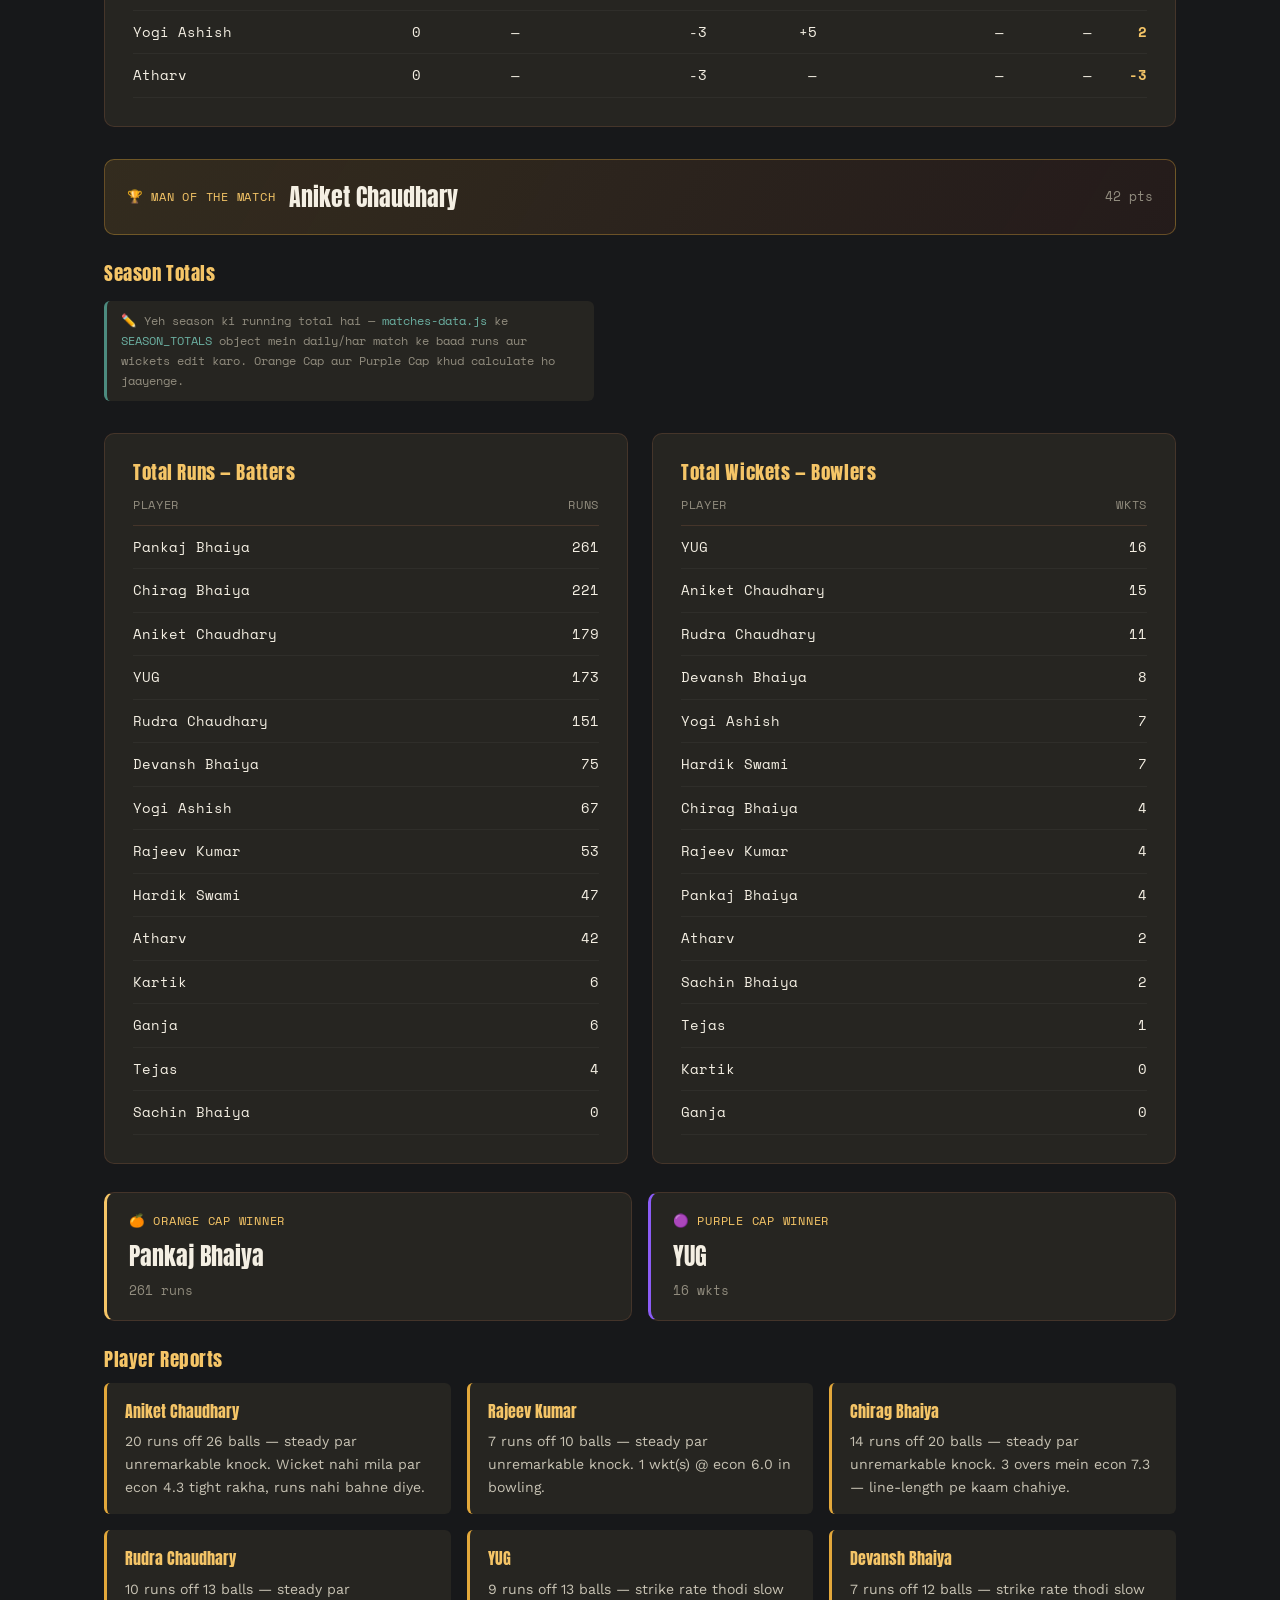
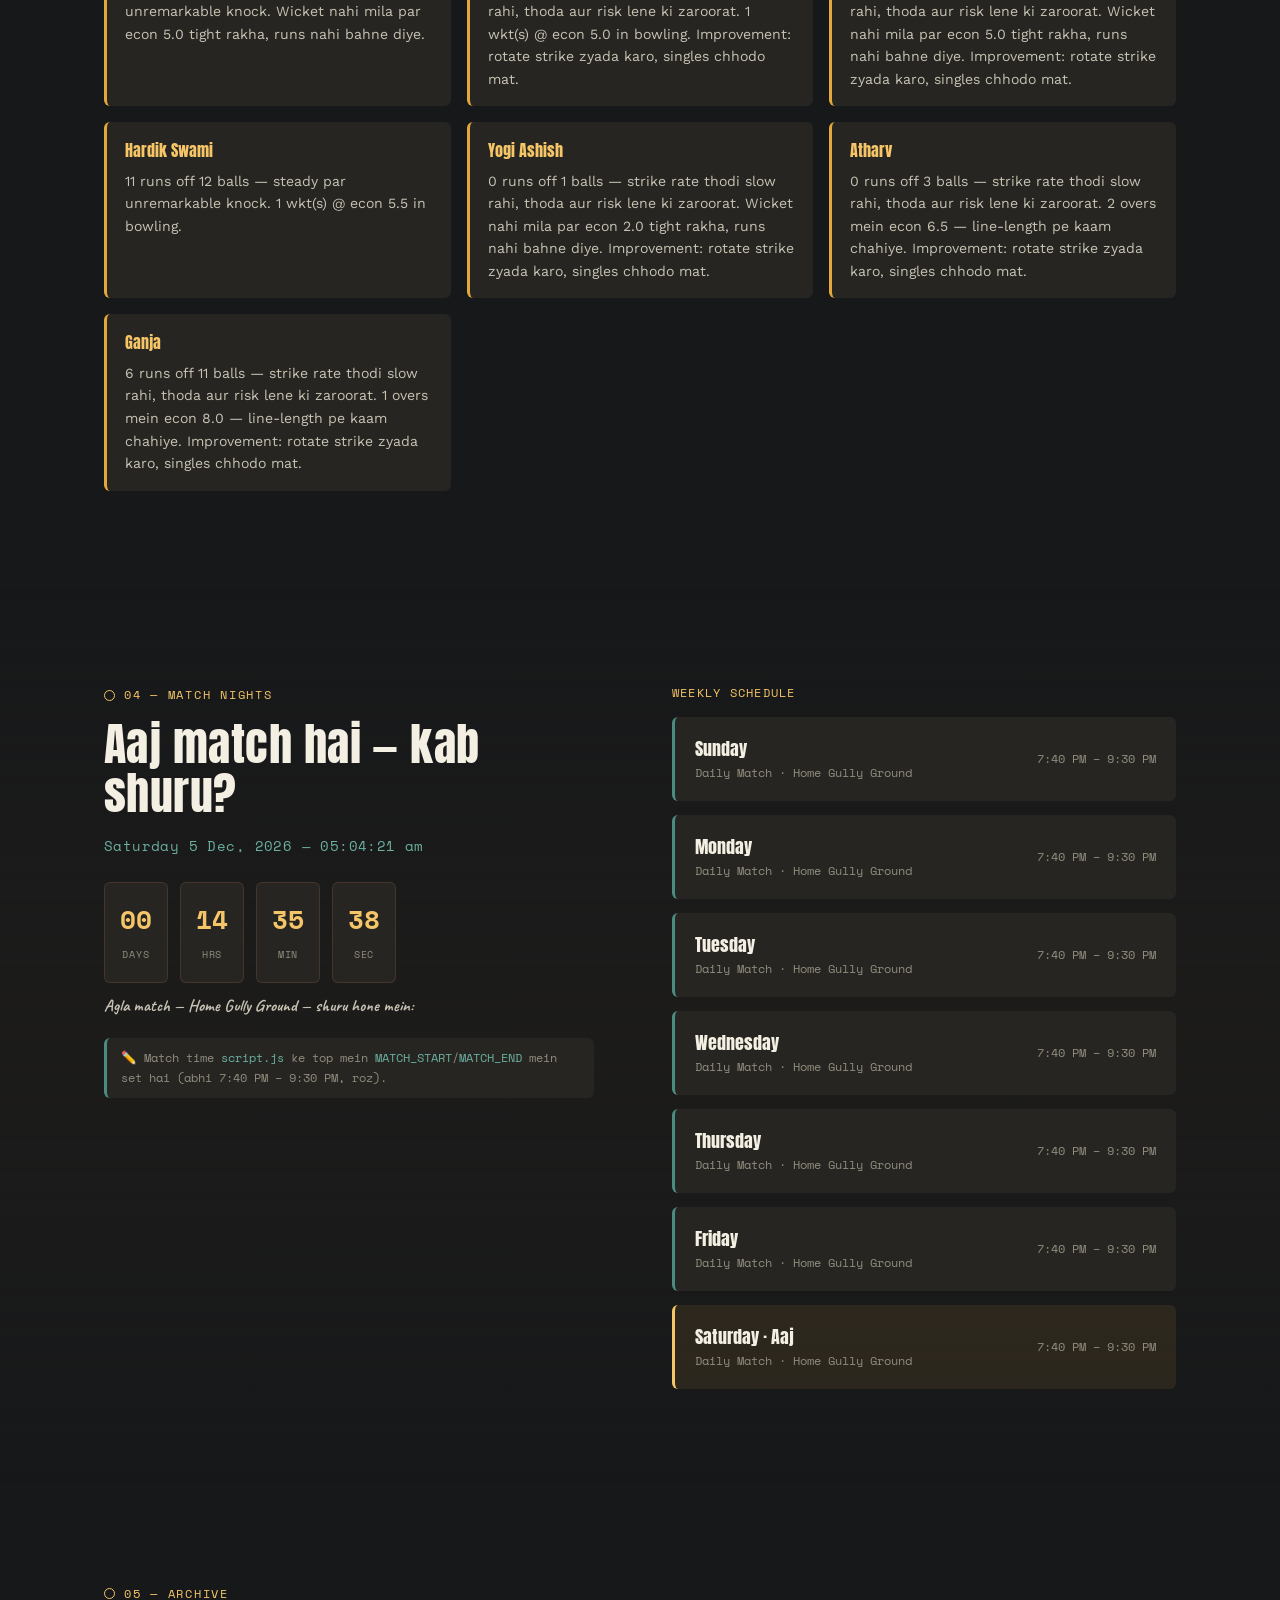
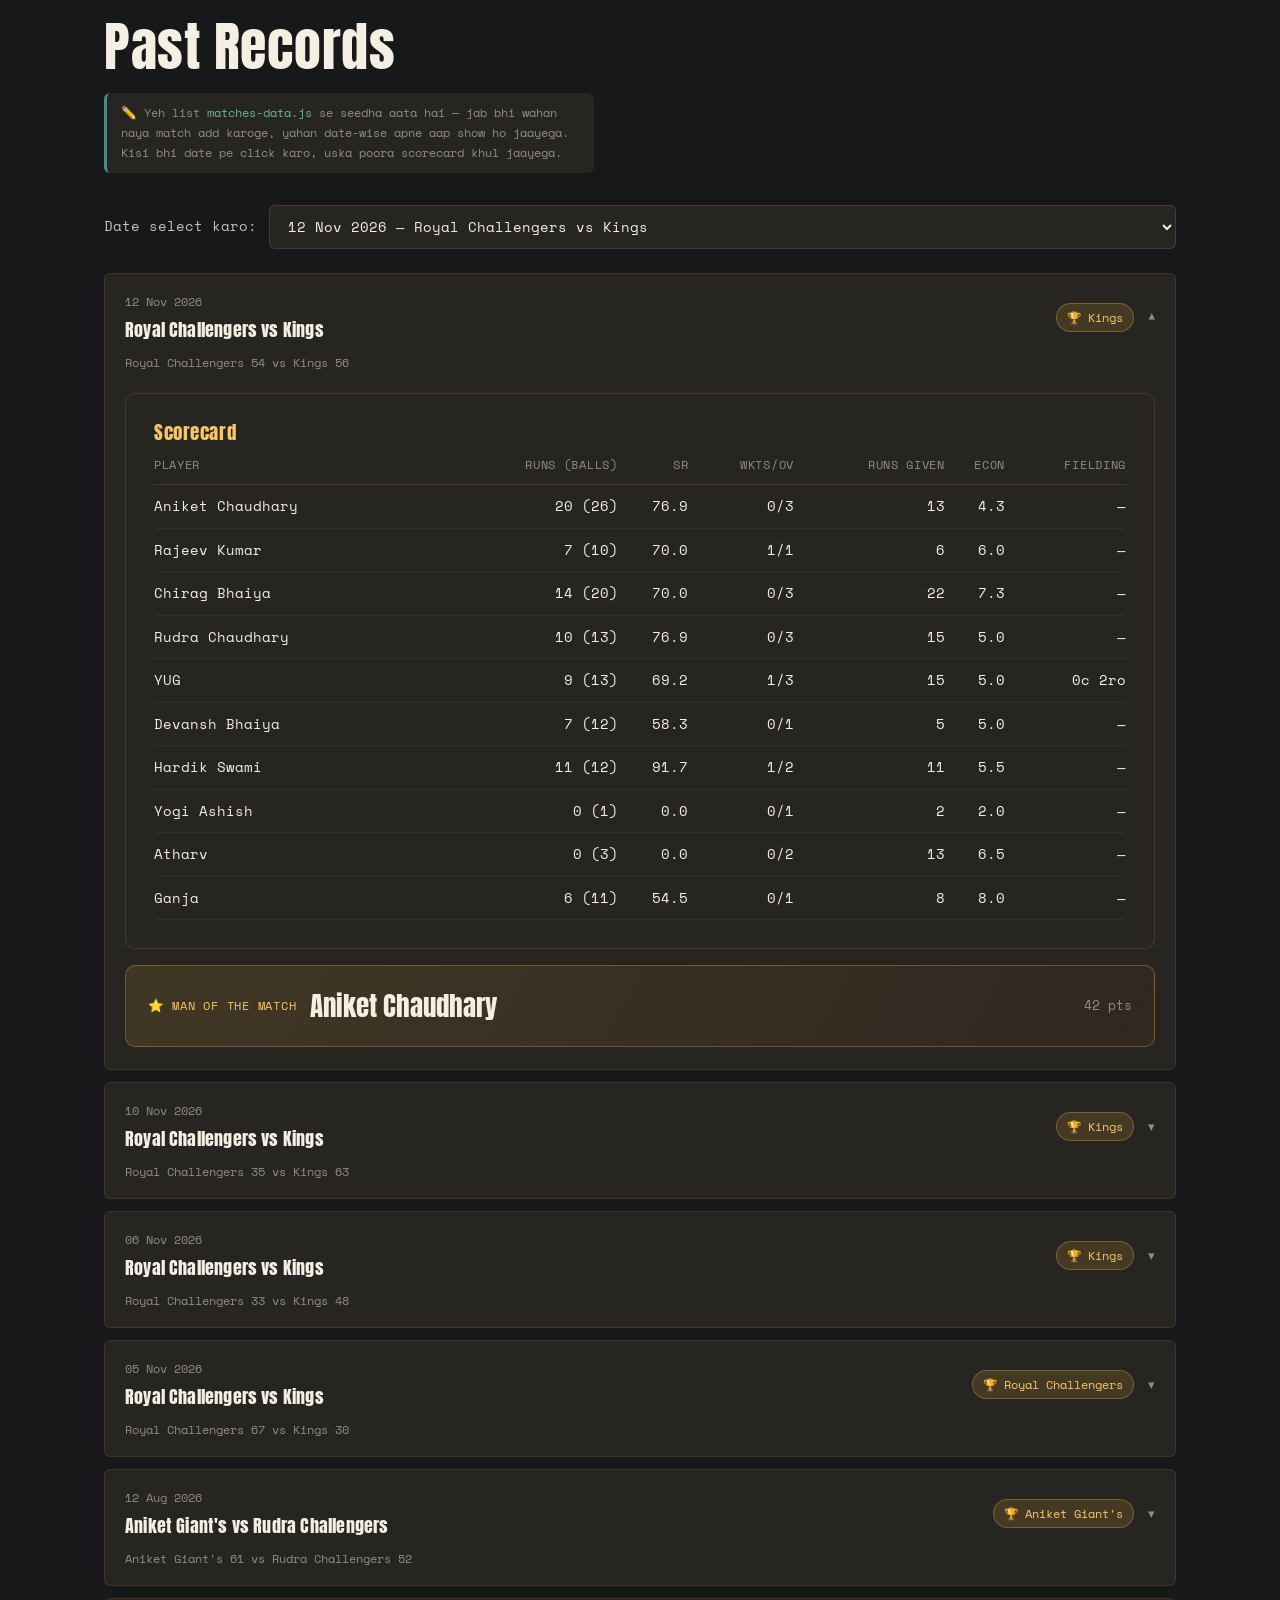
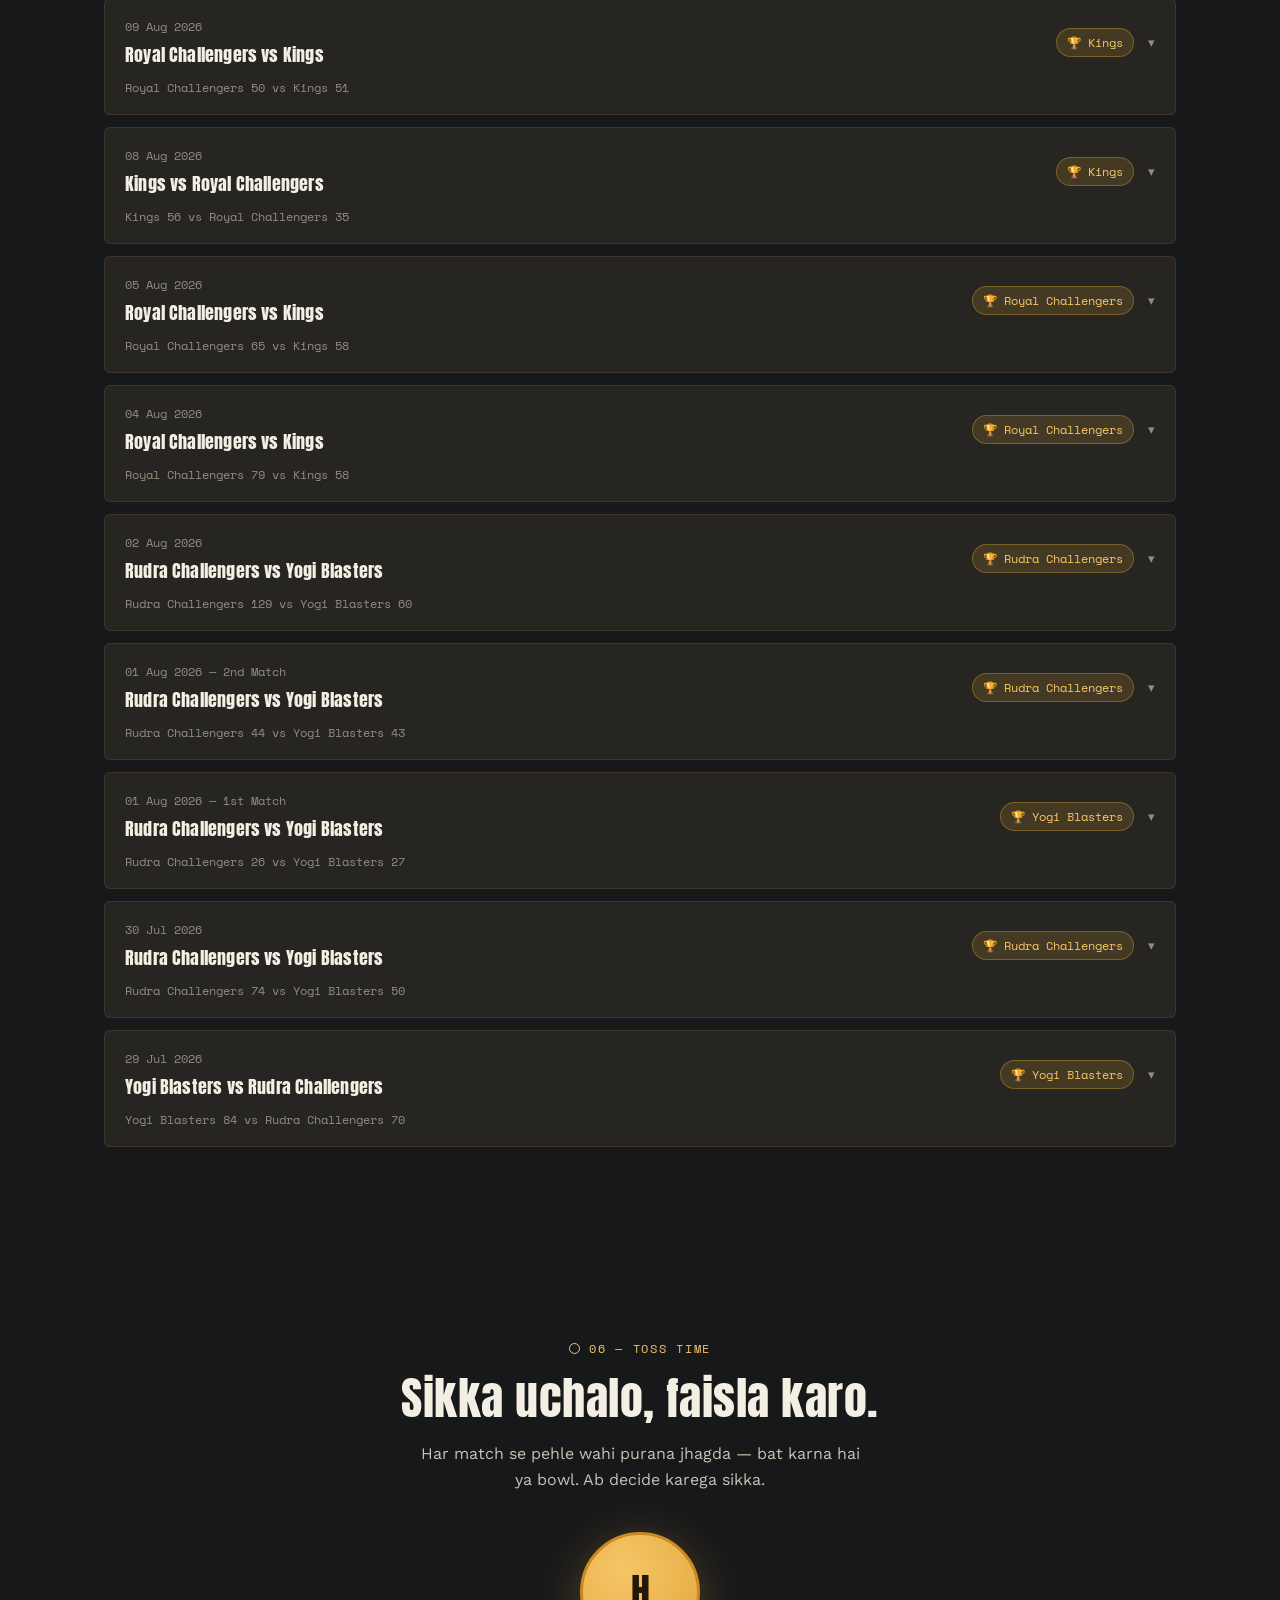
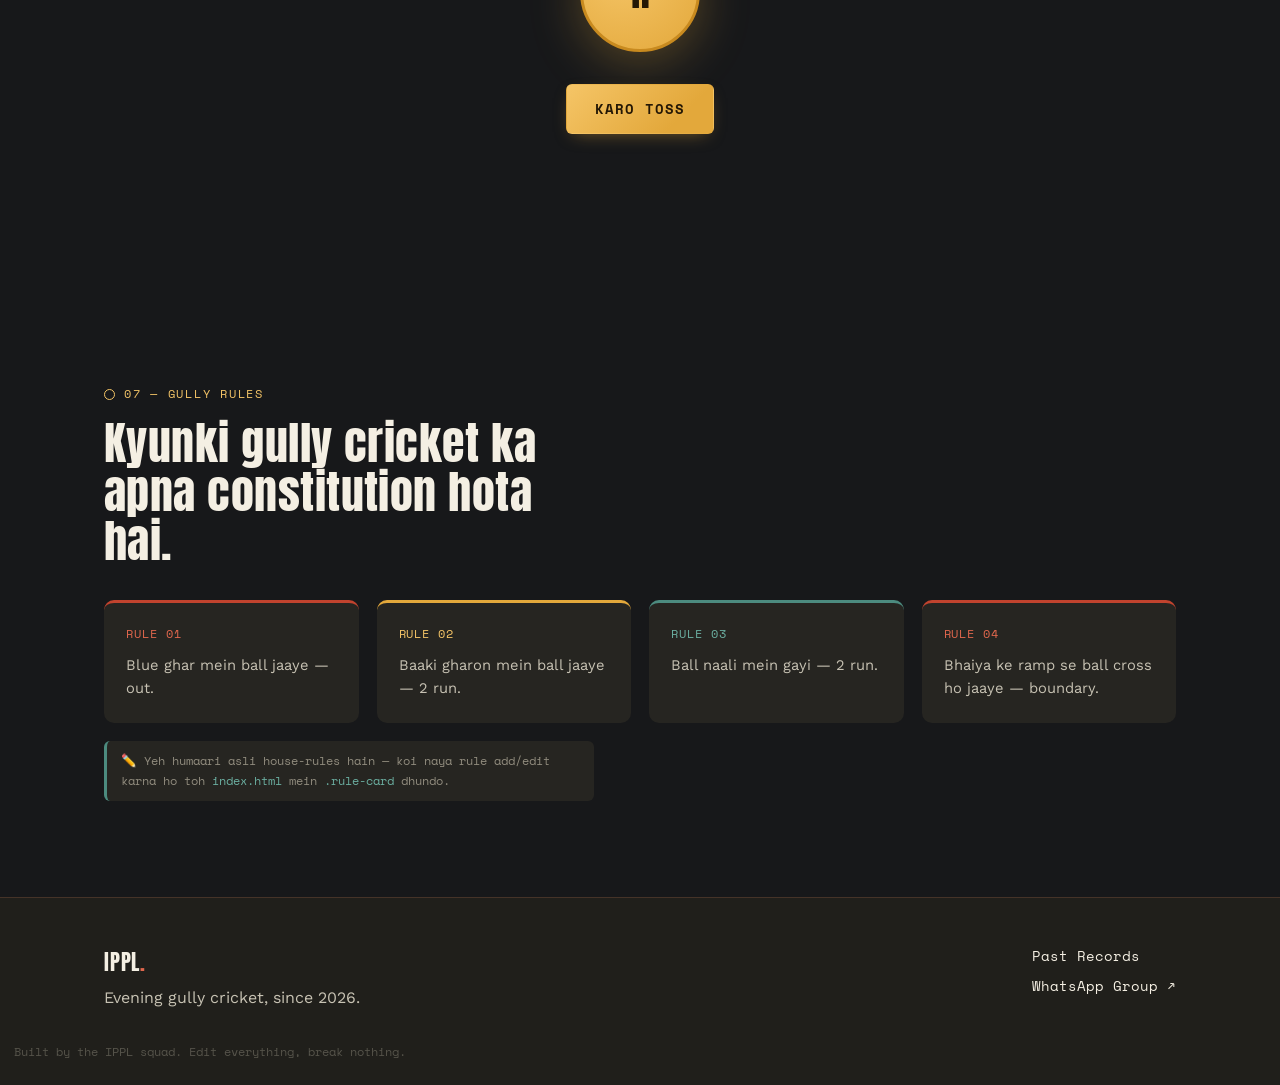
<file: records.html>
<!DOCTYPE html>
<html lang="en">
<head>
<meta charset="UTF-8">
<meta name="viewport" content="width=device-width, initial-scale=1.0">
<title>IPPL — Evening Gully Cricket League</title>
<meta name="description" content="IPPL — our gully cricket crew's home ground online. Squad, fixtures, stats and toss.">
<link rel="preconnect" href="https://fonts.googleapis.com">
<link rel="preconnect" href="https://fonts.gstatic.com" crossorigin>
<link href="https://fonts.googleapis.com/css2?family=Anton&family=Caveat:wght@600;700&family=Space+Mono:wght@400;700&family=Work+Sans:wght@400;500;600;700&display=swap" rel="stylesheet">
<link rel="stylesheet" href="style.css">
</head>
<body>

<!-- ============ NAV ============ -->
<header class="site-header">
  <div class="nav-wrap">
    <a href="#top" class="brand">IPPL<span class="brand-dot">.</span></a>
    <button class="nav-toggle" id="navToggle" aria-label="Toggle menu" aria-expanded="false">
      <span></span><span></span><span></span>
    </button>
    <nav class="nav-links" id="navLinks">
      <a href="#squad">Squad</a>
      <a href="#matchcenter">Match Center</a>
      <a href="#fixtures">Fixtures</a>
      <a href="#records">Past Records</a>
      <a href="#toss">Toss</a>
      <a href="#rules">Gully Rules</a>
    </nav>
  </div>
</header>

<!-- ============ HERO ============ -->
<section class="hero" id="top">
  <svg class="chalk-wicket" viewBox="0 0 420 320" aria-hidden="true">
    <path d="M110 300 C107 220, 104 140, 108 70" fill="none" stroke="currentColor" stroke-width="7" stroke-linecap="round"/>
    <path d="M205 302 C201 218, 209 138, 204 64" fill="none" stroke="currentColor" stroke-width="7" stroke-linecap="round"/>
    <path d="M300 300 C296 218, 303 140, 298 70" fill="none" stroke="currentColor" stroke-width="7" stroke-linecap="round"/>
    <path d="M100 78 C140 66, 172 84, 206 70" fill="none" stroke="currentColor" stroke-width="6" stroke-linecap="round"/>
    <path d="M198 72 C236 60, 266 82, 302 68" fill="none" stroke="currentColor" stroke-width="6" stroke-linecap="round"/>
    <circle cx="365" cy="40" r="12" fill="currentColor" opacity="0.9"/>
    <path d="M240 96 C280 78, 322 60, 356 44" fill="none" stroke="currentColor" stroke-width="3" stroke-dasharray="2 10" stroke-linecap="round" opacity="0.7"/>
  </svg>
  <div class="six-stamp" aria-hidden="true">
    <svg viewBox="0 0 140 140">
      <circle cx="70" cy="70" r="58" fill="none" stroke="currentColor" stroke-width="4"/>
      <circle cx="70" cy="70" r="49" fill="none" stroke="currentColor" stroke-width="2" opacity="0.5"/>
    </svg>
    <span>SIX!</span>
  </div>
  <div class="hero-inner">
    <p class="eyebrow">EST. 2026 · EVENING GULLY CRICKET</p>
    <h1 class="hero-title">IPPL</h1>
    <p class="hero-sub">9 dost. 1 tapeball. Har shaam, gully mein.<br class="br-desktop"> Score kam ho ya zyada — bahaanay hamesha zyada honge.</p>
    <div class="hero-actions">
      <a href="#toss" class="btn btn-amber">Karo Toss</a>
      <a href="#squad" class="btn btn-ghost">Squad Dekho</a>
    </div>
  </div>
  <a href="#about" class="scroll-cue" aria-label="Scroll down">
    <span></span>
  </a>
  <div class="marquee" aria-hidden="true">
    <div class="marquee-track">
      <span>CHAUKA! &nbsp;•&nbsp; ONE TIP ONE HAND OUT &nbsp;•&nbsp; SIXER ON THE ROOF = OUT &nbsp;•&nbsp; TAPE BALL SWING HAI BHAI &nbsp;•&nbsp; RETIRED HURT AT 25 &nbsp;•&nbsp; GULLY BOUNCER ALERT &nbsp;•&nbsp; CHAUKA! &nbsp;•&nbsp; ONE TIP ONE HAND OUT &nbsp;•&nbsp; SIXER ON THE ROOF = OUT &nbsp;•&nbsp; TAPE BALL SWING HAI BHAI &nbsp;•&nbsp; RETIRED HURT AT 25 &nbsp;•&nbsp; GULLY BOUNCER ALERT &nbsp;•&nbsp;</span>
    </div>
  </div>
</section>

<!-- ============ ABOUT / SCOREBOARD ============ -->
<section class="about" id="about">
  <div class="section-inner about-grid">
    <div class="about-copy reveal">
      <p class="section-label">01 — About the crew</p>
      <h2>Yeh koi stadium nahi, gully hai.</h2>
      <p>IPPL humaari apni evening cricket league hai — 9-10 log, ek tapeball, aur ek stretch of road jo har match ke baad thoda aur pitch jaisa lagne lagta hai. Koi selector nahi, koi contract nahi — bas time pe pahunch jao, aur bhai log ko out karo.</p>
      <p class="edit-note">✏️ Edit this paragraph in <code>index.html</code> — apni team ki kahani, ground ka naam, aur founding year daal do.</p>
    </div>
    <div class="scoreboard reveal">
      <div class="score-tile">
        <span class="score-num" data-count="13">0</span>
        <span class="score-label">Players</span>
      </div>
      <div class="score-tile">
        <span class="score-num" data-count="0">0</span>
        <span class="score-label">Matches Played</span>
      </div>
      <div class="score-tile">
        <span class="score-num" data-count="1">0</span>
        <span class="score-label">Home Ground</span>
      </div>
      <div class="score-tile">
        <span class="score-num" data-count="2026">0</span>
        <span class="score-label">Est. Year</span>
      </div>
    </div>
  </div>
</section>

<!-- ============ SQUAD ============ -->
<section class="squad" id="squad">
  <div class="section-inner">
    <p class="section-label">02 — The squad</p>
    <h2 class="reveal">13 players, 13 jerseys, ek WhatsApp group.</h2>
    <p class="edit-note reveal">✏️ Har card ka naam, role aur jersey number apni team ke hisaab se badal do (<code>index.html</code> mein <code>.player-card</code> dhundo).</p>
    <div class="squad-grid" id="squadGrid"></div>
  </div>
</section>

<!-- ============ MATCH CENTER ============ -->
<section class="matchcenter" id="matchcenter">
  <div class="section-inner">
    <p class="section-label">03 — Match Center</p>
    <h2 class="reveal">Aaj kaisa khela sab?</h2>
    <p class="edit-note reveal">✏️ Har match ke baad <code>matches-data.js</code> mein ek naya match object add karo (runs, balls, wickets, overs, runs given har player ke) — scorecard, Man of the Match, aur reports yeh khud calculate karta hai.</p>

    <h3 class="reports-heading reveal">Yogi Blasters vs Rudra Challengers</h3>
    <div class="teams-grid reveal" id="teamsGrid"></div>

    <div class="match-picker reveal">
      <label for="matchSelect">Match select karo:</label>
      <select id="matchSelect"></select>
    </div>

    <div class="winner-banner reveal" id="winnerBanner"></div>

    <div class="stat-panel reveal scorecard-panel">
      <h3>Scorecard</h3>
      <table>
        <thead><tr><th>Player</th><th>Runs (Balls)</th><th>SR</th><th>Wkts/Ov</th><th>Runs Given</th><th>Econ</th><th>Fielding</th></tr></thead>
        <tbody id="scorecardBody"></tbody>
      </table>
    </div>

    <h3 class="reports-heading reveal">Individual Score (MOM Formula)</h3>
    <p class="edit-note reveal">✏️ Formula: (Runs×2) + (Wickets×4) + Batting Bonus (SR≥100, penalty if SR&lt;70/-2, SR≤50/-3) + Bowling Bonus (Economy tiers, penalty if Econ&gt;10/-2, Econ&gt;12/-3) + Fielding Bonus (Catch/Run-out ×2 har ek).</p>
    <div class="stat-panel reveal scorecard-panel">
      <table>
        <thead><tr><th>Player</th><th>Base</th><th>Bat Bonus</th><th>Batting Deduction</th><th>Bowl Bonus</th><th>Bowling Deduction</th><th>Fielding</th><th>Total</th></tr></thead>
        <tbody id="pointsBody"></tbody>
      </table>
    </div>

    <div class="mom-banner reveal" id="momBadge"></div>

    <h3 class="reports-heading reveal">Season Totals</h3>
    <p class="edit-note reveal">✏️ Yeh season ki running total hai — <code>matches-data.js</code> ke <code>SEASON_TOTALS</code> object mein daily/har match ke baad runs aur wickets edit karo. Orange Cap aur Purple Cap khud calculate ho jaayenge.</p>
    <div class="stats-grid">
      <div class="stat-panel reveal">
        <h3>Total Runs — Batters</h3>
        <table>
          <thead><tr><th>Player</th><th>Runs</th></tr></thead>
          <tbody id="seasonBattingBody"></tbody>
        </table>
      </div>
      <div class="stat-panel reveal">
        <h3>Total Wickets — Bowlers</h3>
        <table>
          <thead><tr><th>Player</th><th>Wkts</th></tr></thead>
          <tbody id="seasonBowlingBody"></tbody>
        </table>
      </div>
    </div>

    <div class="cap-banner reveal" id="capWinnersBanner"></div>

    <h3 class="reports-heading reveal">Player Reports</h3>
    <ul class="reports-grid" id="reportsList"></ul>
  </div>
</section>

<!-- ============ FIXTURES ============ -->
<section class="fixtures" id="fixtures">
  <div class="section-inner fixtures-grid">
    <div class="reveal">
      <p class="section-label">04 — Match nights</p>
      <h2>Aaj match hai — kab shuru?</h2>
      <p class="live-clock" id="liveClock">Loading…</p>
      <div class="countdown" id="countdown">
        <div class="cd-box"><span id="cdDays">--</span><label>Days</label></div>
        <div class="cd-box"><span id="cdHours">--</span><label>Hrs</label></div>
        <div class="cd-box"><span id="cdMins">--</span><label>Min</label></div>
        <div class="cd-box"><span id="cdSecs">--</span><label>Sec</label></div>
      </div>
      <p class="countdown-caption" id="countdownCaption">Loading…</p>
      <p class="edit-note">✏️ Match time <code>script.js</code> ke top mein <code>MATCH_START</code>/<code>MATCH_END</code> mein set hai (abhi 7:40 PM – 9:30 PM, roz).</p>
    </div>
    <div class="reveal">
      <p class="schedule-heading">Weekly Schedule</p>
      <ul class="fixture-list" id="fixtureList"></ul>
    </div>
  </div>
</section>

<!-- ============ PAST RECORDS ============ -->
<section class="records-page" id="records">
  <div class="section-inner">
    <p class="section-label">05 — Archive</p>
    <h2 class="reveal">Past Records</h2>
    <p class="edit-note reveal">✏️ Yeh list <code>matches-data.js</code> se seedha aata hai — jab bhi wahan naya match add karoge, yahan date-wise apne aap show ho jaayega. Kisi bhi date pe click karo, uska poora scorecard khul jaayega.</p>

    <div class="match-picker reveal">
      <label for="recordsSelect">Date select karo:</label>
      <select id="recordsSelect"></select>
    </div>

    <ul class="records-list reveal" id="recordsList"></ul>
    <p class="records-empty" id="recordsEmpty" style="display:none;">Abhi tak koi match record nahi hai — <code>matches-data.js</code> mein match add karo.</p>
  </div>
</section>

<!-- ============ TOSS SIMULATOR ============ -->
<section class="toss" id="toss">
  <div class="section-inner toss-inner">
    <p class="section-label">06 — Toss time</p>
    <h2 class="reveal">Sikka uchalo, faisla karo.</h2>
    <p class="reveal">Har match se pehle wahi purana jhagda — bat karna hai ya bowl. Ab decide karega sikka.</p>

    <div class="coin-stage reveal">
      <div class="coin" id="coin">
        <div class="coin-face coin-heads">H</div>
        <div class="coin-face coin-tails">T</div>
      </div>
    </div>

    <button class="btn btn-amber" id="tossBtn">Karo Toss</button>
    <p class="toss-result" id="tossResult">&nbsp;</p>
  </div>
</section>

<!-- ============ RULES ============ -->
<section class="rules" id="rules">
  <div class="section-inner">
    <p class="section-label">07 — Gully rules</p>
    <h2 class="reveal">Kyunki gully cricket ka apna constitution hota hai.</h2>
    <div class="rules-grid">
      <div class="rule-card reveal">
        <span class="rule-tag">Rule 01</span>
        <p>Blue ghar mein ball jaaye — out.</p>
      </div>
      <div class="rule-card reveal">
        <span class="rule-tag">Rule 02</span>
        <p>Baaki gharon mein ball jaaye — 2 run.</p>
      </div>
      <div class="rule-card reveal">
        <span class="rule-tag">Rule 03</span>
        <p>Ball naali mein gayi — 2 run.</p>
      </div>
      <div class="rule-card reveal">
        <span class="rule-tag">Rule 04</span>
        <p>Bhaiya ke ramp se ball cross ho jaaye — boundary.</p>
      </div>
    </div>
    <p class="edit-note reveal">✏️ Yeh humaari asli house-rules hain — koi naya rule add/edit karna ho toh <code>index.html</code> mein <code>.rule-card</code> dhundo.</p>
  </div>
</section>

<!-- ============ FOOTER ============ -->
<footer class="site-footer">
  <div class="section-inner footer-grid">
    <div>
      <p class="brand footer-brand">IPPL<span class="brand-dot">.</span></p>
      <p>Evening gully cricket, since 2026.</p>
    </div>
    <div class="footer-links">
      <a href="#records">Past Records</a>
      <a href="https://chat.whatsapp.com/Jui4usYF5fk5azBTB56OIB?s=sh&p=a&ilr=0" target="_blank" rel="noopener">WhatsApp Group ↗</a>
    </div>
  </div>
  <p class="footer-credit">Built by the IPPL squad. Edit everything, break nothing.</p>
</footer>

<script src="matches-data.js"></script>
<script src="stats-shared.js"></script>
<script src="records.js"></script>
<script src="script.js"></script>
</body>
</html>
</file>
<file: style.css>
/* ============================================
   IPPL — Evening Gully Cricket League
   Theme: chalked-up brick wall at dusk.
   Poster type (Anton) + handwritten chalk (Caveat)
   + scoreboard mono (Space Mono). Mustard / teal /
   brick-red on a warm charcoal wall — not a single
   glow-on-black accent.
   ============================================ */

:root{
  --bg: #17181A;
  --wall: #201F1B;
  --wall-2: #262521;
  --wall-3: #2D2B25;
  --brick: #8A5A3F;
  --mortar: #EDE7D8;

  --chalk: #F4EFE3;
  --chalk-dim: #C7C2B3;
  --concrete: #918C7E;
  --concrete-dim: #55534A;

  --mustard: #E3A83B;
  --mustard-bright: #F5C567;
  --teal: #4C8B7F;
  --teal-bright: #6BAFA1;
  --tape-red: #C1432E;
  --tape-red-bright: #E0674D;

  --font-display: 'Anton', sans-serif;
  --font-body: 'Work Sans', sans-serif;
  --font-mono: 'Space Mono', monospace;
  --font-chalk: 'Caveat', cursive;

  --max-width: 1120px;
  --radius: 6px;
}

*{ box-sizing: border-box; margin: 0; padding: 0; }

html{ scroll-behavior: smooth; }

@media (prefers-reduced-motion: reduce){
  html{ scroll-behavior: auto; }
  *{ animation-duration: 0.001ms !important; animation-iteration-count: 1 !important; transition-duration: 0.001ms !important; }
}

body{
  position: relative;
  background: var(--bg);
  color: var(--chalk);
  font-family: var(--font-body);
  line-height: 1.6;
  overflow-x: hidden;
}

/* ---- brick wall texture, fixed behind everything ---- */
body::before{
  content: "";
  position: fixed;
  inset: 0;
  z-index: 0;
  pointer-events: none;
  background-color: var(--bg);
  background-image:
    radial-gradient(680px 480px at 86% -6%, rgba(227,168,59,0.10), transparent 60%),
    radial-gradient(560px 420px at 4% 30%, rgba(76,139,127,0.08), transparent 62%),
    url("data:image/svg+xml,%3Csvg xmlns='http://www.w3.org/2000/svg' width='60' height='30'%3E%3Cpath d='M0 15H60M0 0V15M30 0V15M15 15V30M45 15V30' fill='none' stroke='%238A5A3F' stroke-opacity='0.16' stroke-width='1'/%3E%3C/svg%3E");
}

/* ---- subtle grain overlay for a chalky, un-slick surface ---- */
body::after{
  content: "";
  position: fixed;
  inset: 0;
  z-index: 1;
  pointer-events: none;
  opacity: 0.05;
  mix-blend-mode: overlay;
  background-image: url("data:image/svg+xml,%3Csvg xmlns='http://www.w3.org/2000/svg' width='140' height='140'%3E%3Cfilter id='n'%3E%3CfeTurbulence type='fractalNoise' baseFrequency='0.9' numOctaves='2' stitchTiles='stitch'/%3E%3C/filter%3E%3Crect width='100%25' height='100%25' filter='url(%23n)'/%3E%3C/svg%3E");
}

.site-header, .hero, main, section, .site-footer{
  position: relative;
  z-index: 2;
}

a{ color: inherit; text-decoration: none; }
ul{ list-style: none; }
img{ max-width: 100%; display: block; }

.section-inner{
  max-width: var(--max-width);
  margin: 0 auto;
  padding: 96px 24px;
}

.section-label{
  font-family: var(--font-mono);
  color: var(--mustard-bright);
  letter-spacing: 0.14em;
  font-size: 0.78rem;
  text-transform: uppercase;
  margin-bottom: 14px;
  display: inline-flex;
  align-items: center;
  gap: 9px;
}
.section-label::before{
  content: "";
  width: 9px;
  height: 9px;
  border-radius: 50%;
  border: 1.5px solid var(--mustard-bright);
  display: inline-block;
}

h1, h2, h3{
  font-family: var(--font-display);
  font-weight: 400;
  letter-spacing: 0.01em;
  line-height: 1.05;
}

h2{
  font-size: clamp(1.9rem, 4vw, 2.9rem);
  margin-bottom: 20px;
  max-width: 22ch;
  color: var(--chalk);
}
h2 em{
  font-style: normal;
  color: var(--mustard-bright);
}

h3{
  font-size: 1.2rem;
  color: var(--mustard-bright);
  margin-bottom: 14px;
  letter-spacing: 0.03em;
}

p{ color: var(--chalk-dim); max-width: 60ch; }

.edit-note{
  font-family: var(--font-mono);
  font-size: 0.78rem;
  color: var(--concrete);
  background: var(--wall-2);
  border-left: 3px solid var(--teal);
  padding: 10px 14px;
  border-radius: var(--radius);
  margin-top: 18px;
  max-width: 70ch;
}
.edit-note code{
  color: var(--teal-bright);
  font-family: var(--font-mono);
}

/* ---------- buttons ---------- */
.btn{
  display: inline-block;
  position: relative;
  overflow: hidden;
  font-family: var(--font-mono);
  font-size: 0.85rem;
  letter-spacing: 0.08em;
  text-transform: uppercase;
  padding: 14px 28px;
  border-radius: var(--radius);
  border: 1px solid transparent;
  cursor: pointer;
  transition: transform 0.15s ease, box-shadow 0.15s ease, background 0.15s ease;
}
.btn-amber{
  background: linear-gradient(135deg, var(--mustard-bright), var(--mustard) 75%);
  color: #241705;
  font-weight: 700;
  box-shadow: 0 6px 18px -8px rgba(227,168,59,0.55);
}
.btn-amber::before{
  content: "";
  position: absolute;
  top: 0;
  left: -60%;
  width: 40%;
  height: 100%;
  background: linear-gradient(120deg, transparent, rgba(255,255,255,0.55), transparent);
  transform: skewX(-20deg);
  transition: left 0.55s ease;
}
.btn-amber:hover::before{ left: 130%; }
.btn-amber:hover{
  transform: translateY(-2px);
  box-shadow: 0 12px 28px -8px rgba(227,168,59,0.6);
}
.btn-ghost{
  border-color: var(--teal);
  color: var(--chalk);
  background: rgba(76,139,127,0.06);
}
.btn-ghost:hover{
  border-color: var(--teal-bright);
  color: var(--teal-bright);
  background: rgba(76,139,127,0.14);
}

/* ---------- reveal on scroll ---------- */
.reveal{
  opacity: 0;
  transform: translateY(18px);
  transition: opacity 0.6s ease, transform 0.6s ease;
}
.reveal.in-view{
  opacity: 1;
  transform: translateY(0);
}

/* ============ HEADER / NAV ============ */
.site-header{
  position: sticky;
  top: 0;
  z-index: 50;
  background: rgba(23, 24, 26, 0.78);
  backdrop-filter: blur(12px) saturate(140%);
  border-bottom: 1px solid rgba(138,90,63,0.35);
}
.nav-wrap{
  max-width: var(--max-width);
  margin: 0 auto;
  padding: 16px 24px;
  display: flex;
  align-items: center;
  justify-content: space-between;
}
.brand{
  font-family: var(--font-display);
  font-size: 1.5rem;
  letter-spacing: 0.04em;
  color: var(--chalk);
}
.brand-dot{ color: var(--tape-red-bright); }

.nav-links{
  display: flex;
  gap: 28px;
}
.nav-links a{
  position: relative;
  font-family: var(--font-mono);
  font-size: 0.82rem;
  letter-spacing: 0.05em;
  text-transform: uppercase;
  color: var(--chalk-dim);
  transition: color 0.15s ease;
  padding-bottom: 2px;
}
.nav-links a::after{
  content: "";
  position: absolute;
  left: 0;
  bottom: -2px;
  width: 0%;
  height: 1.5px;
  background: var(--mustard-bright);
  transition: width 0.25s ease;
}
.nav-links a:hover{ color: var(--mustard-bright); }
.nav-links a:hover::after{ width: 100%; }

.nav-toggle{
  display: none;
  flex-direction: column;
  gap: 5px;
  background: none;
  border: none;
  cursor: pointer;
  padding: 8px;
}
.nav-toggle span{
  width: 22px;
  height: 2px;
  background: var(--chalk);
  transition: transform 0.2s ease, opacity 0.2s ease;
}

@media (max-width: 760px){
  .nav-toggle{ display: flex; }
  .nav-links{
    position: absolute;
    top: 100%;
    left: 0;
    right: 0;
    flex-direction: column;
    background: var(--wall);
    padding: 20px 24px;
    gap: 18px;
    display: none;
  }
  .nav-links.open{ display: flex; }
  .nav-toggle.open span:nth-child(1){ transform: translateY(7px) rotate(45deg); }
  .nav-toggle.open span:nth-child(2){ opacity: 0; }
  .nav-toggle.open span:nth-child(3){ transform: translateY(-7px) rotate(-45deg); }
}

/* ============ HERO ============ */
.hero{
  position: relative;
  min-height: 88vh;
  display: flex;
  flex-direction: column;
  justify-content: center;
  padding-top: 60px;
  overflow: hidden;
}

/* chalk-drawn wicket, faint, behind the title like a real wall doodle */
.chalk-wicket{
  position: absolute;
  right: 4%;
  bottom: -6%;
  width: min(38vw, 420px);
  height: auto;
  color: var(--chalk);
  opacity: 0.16;
  pointer-events: none;
}

/* the hand-stamped "SIX!" mark, like kids chalk after a big hit */
.six-stamp{
  position: absolute;
  top: 96px;
  left: 6%;
  width: 108px;
  height: 108px;
  color: var(--tape-red-bright);
  transform: rotate(-11deg);
  opacity: 0.9;
  pointer-events: none;
  animation: fade-up-in 0.8s ease 0.75s both;
}
.six-stamp svg{ position: absolute; inset: 0; width: 100%; height: 100%; }
.six-stamp span{
  position: absolute;
  inset: 0;
  display: flex;
  align-items: center;
  justify-content: center;
  font-family: var(--font-chalk);
  font-weight: 700;
  font-size: 2rem;
  color: var(--tape-red-bright);
}
@media (max-width: 700px){
  .six-stamp{ width: 78px; height: 78px; top: 80px; }
  .six-stamp span{ font-size: 1.5rem; }
  .chalk-wicket{ opacity: 0.1; }
}

.hero-inner{
  position: relative;
  max-width: var(--max-width);
  margin: 0 auto;
  padding: 0 24px;
  width: 100%;
}

/* ---- hero entrance animation ---- */
@keyframes fade-up-in{
  from{ opacity: 0; transform: translateY(28px); }
  to{ opacity: 1; transform: translateY(0); }
}

.eyebrow{
  font-family: var(--font-mono);
  color: var(--mustard-bright);
  letter-spacing: 0.2em;
  font-size: 0.8rem;
  margin-bottom: 18px;
  animation: fade-up-in 0.7s cubic-bezier(.2,.7,.2,1) 0.1s both;
}

.hero-title{
  font-size: clamp(4.5rem, 16vw, 11rem);
  letter-spacing: 0.01em;
  color: var(--chalk);
  /* slightly mis-registered print, like a hand-stencilled wall sign */
  text-shadow:
    3px 0 0 rgba(227,168,59,0.5),
    -3px 0 0 rgba(76,139,127,0.35);
  animation:
    ippl-pop 1s cubic-bezier(.22,1,.36,1) 0.15s both,
    ippl-float 5s ease-in-out 1.1s infinite;
  display: inline-block;
}

@keyframes ippl-pop{
  0%   { opacity: 0; transform: scale(0.6) translateY(30px); letter-spacing: 0.4em; }
  60%  { opacity: 1; transform: scale(1.08) translateY(0); letter-spacing: 0.01em; }
  100% { opacity: 1; transform: scale(1) translateY(0); letter-spacing: 0.01em; }
}

/* continuous idle motion — gentle float + drifting mis-registration glow */
@keyframes ippl-float{
  0%, 100%{
    transform: translateY(0);
    text-shadow:
      3px 0 0 rgba(227,168,59,0.5),
      -3px 0 0 rgba(76,139,127,0.35);
  }
  50%{
    transform: translateY(-14px);
    text-shadow:
      6px 3px 0 rgba(227,168,59,0.65),
      -6px -3px 0 rgba(76,139,127,0.5);
  }
}

.hero-fullname{
  font-family: var(--font-mono);
  font-size: clamp(0.75rem, 1.4vw, 0.95rem);
  letter-spacing: 0.25em;
  color: var(--teal-bright);
  margin-top: 10px;
  opacity: 0;
  animation: fade-up-in 0.7s cubic-bezier(.2,.7,.2,1) 0.95s both;
}

.hero-sub{
  margin-top: 22px;
  font-size: clamp(1.1rem, 2vw, 1.35rem);
  max-width: 46ch;
  color: var(--chalk-dim);
  font-family: var(--font-chalk);
  font-weight: 700;
  animation: fade-up-in 0.8s cubic-bezier(.2,.7,.2,1) 1.25s both;
}

.hero-actions{
  margin-top: 36px;
  display: flex;
  gap: 16px;
  flex-wrap: wrap;
  animation: fade-up-in 0.8s cubic-bezier(.2,.7,.2,1) 1.4s both;
}

/* scroll cue */
.scroll-cue{
  position: absolute;
  bottom: 28px;
  left: 50%;
  transform: translateX(-50%);
  width: 22px;
  height: 36px;
  border: 1.5px solid var(--concrete-dim);
  border-radius: 12px;
  display: flex;
  justify-content: center;
  padding-top: 6px;
  z-index: 2;
  animation: fade-up-in 0.8s ease 0.9s both;
  transition: border-color 0.2s ease;
}
.scroll-cue:hover{ border-color: var(--mustard-bright); }
.scroll-cue span{
  width: 4px;
  height: 8px;
  border-radius: 2px;
  background: var(--mustard-bright);
  animation: cue-drop 1.6s ease-in-out infinite;
}
@keyframes cue-drop{
  0%{ transform: translateY(0); opacity: 1; }
  70%{ transform: translateY(10px); opacity: 0; }
  71%{ transform: translateY(0); opacity: 0; }
  100%{ transform: translateY(0); opacity: 1; }
}

/* marquee ticker */
.marquee{
  position: relative;
  margin-top: 64px;
  border-top: 1px solid rgba(138,90,63,0.35);
  border-bottom: 1px solid rgba(138,90,63,0.35);
  background: var(--wall);
  overflow: hidden;
  padding: 12px 0;
}
.marquee-track{
  display: inline-block;
  white-space: nowrap;
  animation: scroll-left 32s linear infinite;
}
.marquee-track span{
  font-family: var(--font-chalk);
  font-weight: 700;
  font-size: 1.15rem;
  letter-spacing: 0.02em;
  color: var(--concrete);
  text-transform: none;
}
@keyframes scroll-left{
  from{ transform: translateX(0); }
  to{ transform: translateX(-50%); }
}

/* ============ ABOUT ============ */
.about-grid{
  display: grid;
  grid-template-columns: 1.1fr 0.9fr;
  gap: 64px;
  align-items: center;
}
@media (max-width: 800px){
  .about-grid{ grid-template-columns: 1fr; }
}
.about-copy p{ margin-bottom: 14px; }

.scoreboard{
  display: grid;
  grid-template-columns: 1fr 1fr;
  gap: 2px;
  background: rgba(138,90,63,0.25);
  border-radius: var(--radius);
  overflow: hidden;
}
.score-tile{
  position: relative;
  background: var(--wall-2);
  padding: 32px 20px;
  text-align: center;
  overflow: hidden;
  transition: background 0.2s ease;
}
.score-tile:nth-child(odd)::before{ background: linear-gradient(90deg, var(--mustard), var(--mustard-bright)); }
.score-tile:nth-child(even)::before{ background: linear-gradient(90deg, var(--teal), var(--teal-bright)); }
.score-tile::before{
  content: "";
  position: absolute;
  top: 0; left: 0; right: 0;
  height: 2px;
  opacity: 0.8;
}
.score-tile:hover{ background: var(--wall-3); }
.score-num{
  display: block;
  font-family: var(--font-mono);
  font-weight: 700;
  font-size: 2.4rem;
  color: var(--mustard-bright);
}
.score-tile:nth-child(even) .score-num{ color: var(--teal-bright); }
.score-label{
  font-family: var(--font-mono);
  font-size: 0.72rem;
  letter-spacing: 0.1em;
  text-transform: uppercase;
  color: var(--concrete);
}

/* ============ SQUAD ============ */
.squad{
  background: linear-gradient(180deg, transparent, rgba(32,31,27,0.6), transparent);
}

.squad-grid{
  margin-top: 40px;
  display: grid;
  grid-template-columns: repeat(auto-fill, minmax(220px, 1fr));
  gap: 22px;
}

.player-card{
  position: relative;
  isolation: isolate;
  background: var(--wall-2);
  border-radius: 10px;
  padding: 26px 22px;
  overflow: hidden;
  border: 1px solid rgba(138,90,63,0.3);
  transition: transform 0.25s cubic-bezier(.2,.8,.3,1.3), border-color 0.2s ease, box-shadow 0.25s ease;
}

/* ghost jersey number watermark, chalked style */
.player-card::after{
  content: attr(data-num);
  position: absolute;
  right: -6px;
  bottom: -34px;
  font-family: var(--font-display);
  font-size: 6.5rem;
  color: rgba(244,239,227,0.045);
  line-height: 1;
  z-index: -1;
  pointer-events: none;
}

.player-card:nth-child(3n+1){ --accent: var(--mustard-bright); --accent-dim: rgba(227,168,59,0.4); }
.player-card:nth-child(3n+2){ --accent: var(--teal-bright); --accent-dim: rgba(76,139,127,0.4); }
.player-card:nth-child(3n+3){ --accent: var(--tape-red-bright); --accent-dim: rgba(193,67,46,0.4); }

.player-card:hover{
  transform: translateY(-6px);
  border-color: var(--accent-dim);
  box-shadow: 0 18px 34px -18px var(--accent-dim);
}

.player-jersey{
  font-family: var(--font-mono);
  font-size: 0.75rem;
  color: var(--accent);
  letter-spacing: 0.08em;
}

.player-avatar{
  width: 58px;
  height: 58px;
  border-radius: 50%;
  display: flex;
  align-items: center;
  justify-content: center;
  font-family: var(--font-mono);
  font-weight: 700;
  color: var(--chalk);
  margin: 14px 0 14px;
  background: var(--wall-3);
  border: 2px solid var(--accent);
}

.player-name{
  font-family: var(--font-display);
  font-size: 1.3rem;
  letter-spacing: 0.015em;
  color: var(--chalk);
  line-height: 1.15;
}

.player-nickname{
  font-family: var(--font-chalk);
  font-weight: 700;
  font-size: 1rem;
  color: var(--accent);
  margin-top: 4px;
}

.player-role{
  display: inline-block;
  font-family: var(--font-mono);
  font-size: 0.68rem;
  color: var(--accent);
  text-transform: uppercase;
  letter-spacing: 0.05em;
  margin-top: 12px;
  padding: 4px 10px;
  border-radius: 999px;
  border: 1px solid var(--accent-dim);
  background: rgba(255,255,255,0.03);
}

/* ============ MATCH CENTER ============ */
.teams-grid{
  display: grid;
  grid-template-columns: 1fr 1fr;
  gap: 20px;
  margin-bottom: 32px;
}
@media (max-width: 700px){
  .teams-grid{ grid-template-columns: 1fr; }
}
.team-card h3{ margin-bottom: 14px; }
.team-members{
  display: flex;
  flex-direction: column;
  gap: 10px;
}
.team-members li{
  font-family: var(--font-mono);
  font-size: 0.9rem;
  color: var(--chalk-dim);
  display: flex;
  align-items: center;
  gap: 8px;
}
.captain-tag{
  background: var(--mustard-bright);
  color: #1a1410;
  font-family: var(--font-mono);
  font-weight: 700;
  font-size: 0.65rem;
  padding: 2px 6px;
  border-radius: 4px;
  letter-spacing: 0.05em;
}

.match-picker{
  display: flex;
  flex-wrap: wrap;
  align-items: center;
  gap: 12px;
  margin: 24px 0;
  font-family: var(--font-mono);
  font-size: 0.85rem;
  color: var(--chalk-dim);
}
.match-picker select{
  background: var(--wall-2);
  color: var(--chalk);
  border: 1px solid rgba(138,90,63,0.4);
  border-radius: var(--radius);
  padding: 10px 14px;
  font-family: var(--font-mono);
  font-size: 0.85rem;
  cursor: pointer;
  flex: 1 1 220px;
  min-width: 0;
  max-width: 100%;
}
.match-picker select:focus{ outline: 2px solid var(--teal); }

.winner-banner{
  position: relative;
  overflow: hidden;
  display: flex;
  align-items: center;
  background: var(--wall-2);
  border: 1px solid rgba(138,90,63,0.3);
  border-radius: 10px;
  padding: 20px 24px;
  margin-bottom: 28px;
  transition: border-color 0.3s ease, background 0.3s ease;
}
.winner-banner:empty{ display: none; }
.winner-content{
  display: flex;
  flex-direction: column;
  gap: 10px;
  width: 100%;
  position: relative;
  z-index: 1;
}
.winner-scoreline{
  display: flex;
  flex-wrap: wrap;
  align-items: baseline;
  gap: 10px;
  font-family: var(--font-mono);
  font-size: 0.85rem;
  color: var(--concrete);
}
.wts-name{ color: var(--chalk-dim); }
.wts-runs{
  font-family: var(--font-display);
  font-size: 1.1rem;
  color: var(--mustard-bright);
  margin-left: 4px;
}
.winner-vs{ opacity: 0.45; font-style: italic; }
.winner-result{
  display: flex;
  flex-wrap: wrap;
  align-items: center;
  gap: 14px;
}
.winner-name{
  font-family: var(--font-display);
  font-size: 1.7rem;
  color: var(--chalk);
}
.winner-congrats{
  font-family: var(--font-chalk);
  font-size: 1.4rem;
  color: var(--teal-bright);
  margin-left: auto;
}

/* congrats state — glowing border + rising confetti for the winning team */
.winner-celebrate{
  background: linear-gradient(120deg, rgba(227,168,59,0.16), rgba(76,139,127,0.10));
  border: 1px solid rgba(227,168,59,0.4);
  animation: winner-glow 2.2s ease-in-out infinite;
}
@keyframes winner-glow{
  0%, 100%{ box-shadow: 0 0 0 rgba(227,168,59,0); }
  50%{ box-shadow: 0 0 26px rgba(227,168,59,0.3); }
}
.confetti-piece{
  position: absolute;
  top: -24px;
  font-size: 1.3rem;
  line-height: 1;
  opacity: 0;
  animation: confetti-fall 2.8s ease-in infinite;
  pointer-events: none;
}
.confetti-piece:nth-child(1){ left: 4%;  animation-delay: 0s; }
.confetti-piece:nth-child(2){ left: 22%; animation-delay: 0.5s; }
.confetti-piece:nth-child(3){ left: 50%; animation-delay: 0.2s; }
.confetti-piece:nth-child(4){ left: 76%; animation-delay: 0.7s; }
.confetti-piece:nth-child(5){ left: 93%; animation-delay: 0.35s; }
@keyframes confetti-fall{
  0%{ transform: translateY(-20px) rotate(0deg); opacity: 0; }
  12%{ opacity: 1; }
  100%{ transform: translateY(110px) rotate(360deg); opacity: 0; }
}

/* ============================================
   FULLSCREEN WIN CELEBRATION
   Two party-poppers fire confetti/streamers/stars from the bottom
   corners across the whole viewport, over a dark twinkling backdrop.
   ============================================ */
.winner-fullscreen{
  position: fixed;
  inset: 0;
  z-index: 9999;
  display: flex;
  align-items: center;
  justify-content: center;
  overflow: hidden;
  pointer-events: none;
  opacity: 0;
  background: radial-gradient(circle at 50% 45%, rgba(76,41,122,0.4), rgba(10,8,14,0.93) 68%);
  transition: opacity 0.35s ease;
}
.winner-fullscreen.show{ opacity: 1; }

.wf-inner{
  position: relative;
  width: 100%;
  height: 100%;
  display: flex;
  align-items: center;
  justify-content: center;
  text-align: center;
}
.wf-inner::before{
  content: "";
  position: absolute;
  inset: -10%;
  background-image:
    radial-gradient(2px 2px at 10% 20%, rgba(245,239,230,0.9) 0, transparent 60%),
    radial-gradient(2px 2px at 80% 15%, rgba(227,168,59,0.9) 0, transparent 60%),
    radial-gradient(2px 2px at 30% 70%, rgba(245,239,230,0.7) 0, transparent 60%),
    radial-gradient(2px 2px at 65% 82%, rgba(107,175,161,0.8) 0, transparent 60%),
    radial-gradient(2px 2px at 90% 60%, rgba(227,168,59,0.7) 0, transparent 60%),
    radial-gradient(2px 2px at 45% 30%, rgba(245,239,230,0.6) 0, transparent 60%),
    radial-gradient(2px 2px at 15% 55%, rgba(236,95,166,0.6) 0, transparent 60%);
  animation: wf-twinkle 2.4s ease-in-out infinite;
  pointer-events: none;
}
@keyframes wf-twinkle{
  0%, 100%{ opacity: 0.45; }
  50%{ opacity: 1; }
}

.wf-popper{
  position: absolute;
  bottom: 3%;
  font-size: clamp(2.4rem, 6vw, 4.2rem);
  opacity: 0;
  filter: drop-shadow(0 0 14px rgba(227,168,59,0.45));
}
.wf-popper-left{ left: 2%; }
.wf-popper-right{ right: 2%; transform: scaleX(-1); }
.winner-fullscreen.show .wf-popper-left{ animation: wf-pop-left 0.5s cubic-bezier(.22,1,.36,1) both; }
.winner-fullscreen.show .wf-popper-right{ animation: wf-pop-right 0.5s cubic-bezier(.22,1,.36,1) both; }
@keyframes wf-pop-left{
  0%{ opacity: 0; transform: rotate(10deg) scale(0.3); }
  60%{ opacity: 1; transform: rotate(18deg) scale(1.2); }
  100%{ opacity: 1; transform: rotate(15deg) scale(1); }
}
@keyframes wf-pop-right{
  0%{ opacity: 0; transform: scaleX(-1) rotate(10deg) scale(0.3); }
  60%{ opacity: 1; transform: scaleX(-1) rotate(18deg) scale(1.2); }
  100%{ opacity: 1; transform: scaleX(-1) rotate(15deg) scale(1); }
}

.wf-confetti{ position: absolute; inset: 0; overflow: hidden; }
.wf-piece{
  position: absolute;
  bottom: 4%;
  opacity: 0;
  animation: wf-burst var(--dur, 1.8s) cubic-bezier(.12,.7,.25,1) var(--delay, 0s) forwards;
}
.wf-piece.from-left{ left: 3%; }
.wf-piece.from-right{ right: 3%; }
@keyframes wf-burst{
  0%{ transform: translate(0,0) rotate(0deg) scale(0.5); opacity: 0; }
  8%{ opacity: 1; }
  100%{ transform: translate(var(--tx), var(--ty)) rotate(var(--rot)) scale(1); opacity: 0; }
}
.wf-p-rect{ width: 8px; height: 14px; border-radius: 2px; }
.wf-p-dot{ width: 7px; height: 7px; border-radius: 50%; }
.wf-p-ribbon{ width: 4px; height: 34px; border-radius: 3px; }
.wf-p-star{
  width: 12px; height: 12px;
  background: currentColor;
  clip-path: polygon(50% 0%, 61% 35%, 98% 35%, 68% 57%, 79% 91%, 50% 70%, 21% 91%, 32% 57%, 2% 35%, 39% 35%);
}

.wf-trophy{
  position: relative;
  z-index: 1;
  font-size: clamp(3rem, 10vw, 6rem);
  opacity: 0;
}
.winner-fullscreen.show .wf-trophy{ animation: wf-trophy-pop 0.6s cubic-bezier(.22,1,.36,1) 0.1s both; }
@keyframes wf-trophy-pop{
  0%{ transform: scale(0) rotate(-15deg); opacity: 0; }
  60%{ transform: scale(1.25) rotate(8deg); opacity: 1; }
  100%{ transform: scale(1) rotate(0deg); opacity: 1; }
}
.wf-title{
  position: relative;
  z-index: 1;
  font-family: var(--font-display);
  font-size: clamp(2rem, 7vw, 4.2rem);
  color: var(--chalk);
  text-shadow: 4px 0 0 rgba(227,168,59,0.6), -4px 0 0 rgba(76,139,127,0.4);
  opacity: 0;
}
.winner-fullscreen.show .wf-title{ animation: wf-fade-up 0.7s cubic-bezier(.22,1,.36,1) 0.25s both; }
.wf-sub{
  position: relative;
  z-index: 1;
  font-family: var(--font-mono);
  font-size: clamp(1rem, 3vw, 1.3rem);
  color: var(--mustard-bright);
  margin-top: 10px;
  opacity: 0;
}
.winner-fullscreen.show .wf-sub{ animation: wf-fade-up 0.7s ease 0.4s both; }
@keyframes wf-fade-up{
  from{ opacity: 0; transform: translateY(18px); }
  to{ opacity: 1; transform: translateY(0); }
}

@media (prefers-reduced-motion: reduce){
  .hero-title{ animation: ippl-pop 1s cubic-bezier(.22,1,.36,1) 0.15s both; }
  .winner-celebrate{ animation: none; }
  .confetti-piece{ animation: none; display: none; }
  .winner-fullscreen, .winner-fullscreen *{ animation: none !important; }
  .winner-fullscreen.show{ opacity: 1; }
}

.mom-banner{
  display: flex;
  flex-wrap: wrap;
  align-items: center;
  gap: 14px;
  background: linear-gradient(120deg, rgba(227,168,59,0.14), rgba(193,67,46,0.08));
  border: 1px solid rgba(227,168,59,0.35);
  border-radius: 10px;
  padding: 18px 22px;
  margin-bottom: 28px;
}
.mom-banner:empty{ display: none; }
.mom-tag{
  font-family: var(--font-mono);
  font-size: 0.78rem;
  letter-spacing: 0.06em;
  text-transform: uppercase;
  color: var(--mustard-bright);
}
.mom-name{
  font-family: var(--font-display);
  font-size: 1.5rem;
  color: var(--chalk);
}
.mom-points{
  font-family: var(--font-mono);
  font-size: 0.8rem;
  color: var(--concrete);
  margin-left: auto;
}

.cap-banner{
  display: grid;
  grid-template-columns: 1fr 1fr;
  gap: 16px;
  margin: 28px 0;
}
@media (max-width: 700px){
  .cap-banner{ grid-template-columns: 1fr; }
}
.cap-winner{
  display: flex;
  flex-direction: column;
  gap: 6px;
  background: var(--wall-2);
  border: 1px solid rgba(138,90,63,0.3);
  border-radius: 10px;
  padding: 18px 22px;
}
.cap-winner:first-child{ border-left: 3px solid var(--mustard-bright); }
.cap-winner:last-child{ border-left: 3px solid #8B5CF6; }
.cap-winner .mom-points{ margin-left: 0; }

.scorecard-panel{ margin-bottom: 32px; }
.scorecard-panel table td:nth-child(n+2), .scorecard-panel table th:nth-child(n+2){ text-align: right; }

.reports-heading{ margin-top: 12px; }
.reports-grid{
  display: grid;
  grid-template-columns: repeat(auto-fill, minmax(260px, 1fr));
  gap: 16px;
}
.report-card{
  background: var(--wall-2);
  border-left: 3px solid var(--mustard);
  border-radius: var(--radius);
  padding: 16px 18px;
}
.report-name{
  font-family: var(--font-display);
  font-size: 1rem;
  color: var(--mustard-bright);
  display: block;
  margin-bottom: 6px;
}
.report-card p{
  font-size: 0.88rem;
  color: var(--chalk-dim);
  max-width: none;
}

.points-total{
  font-weight: 700;
  color: var(--mustard-bright);
}
.mom-row td{
  background: rgba(227,168,59,0.1);
  color: var(--chalk);
}
.mom-row .points-total{ color: var(--mustard-bright); }

/* ============ STATS ============ */
.stats-grid{
  margin-top: 32px;
  display: grid;
  grid-template-columns: 1fr 1fr;
  gap: 24px;
}
@media (max-width: 700px){
  .stats-grid{ grid-template-columns: 1fr; }
}
.stat-panel{
  background: var(--wall-2);
  border: 1px solid rgba(138,90,63,0.3);
  border-radius: 10px;
  padding: 28px;
  transition: border-color 0.2s ease;
}
.stat-panel:hover{ border-color: rgba(227,168,59,0.4); }
table{ width: 100%; border-collapse: collapse; font-family: var(--font-mono); font-size: 0.88rem; }
th{
  text-align: left;
  color: var(--concrete);
  font-weight: 400;
  text-transform: uppercase;
  letter-spacing: 0.06em;
  font-size: 0.72rem;
  padding-bottom: 10px;
  border-bottom: 1px solid rgba(138,90,63,0.3);
}
td{
  padding: 10px 0;
  border-bottom: 1px solid rgba(255,255,255,0.04);
  color: var(--chalk);
}
td:last-child, th:last-child{ text-align: right; }

/* ============ FIXTURES ============ */
.fixtures{
  background: linear-gradient(180deg, transparent, rgba(32,31,27,0.6), transparent);
}
.fixtures-grid{
  display: grid;
  grid-template-columns: 1fr 1fr;
  gap: 64px;
  align-items: start;
}
@media (max-width: 800px){
  .fixtures-grid{ grid-template-columns: 1fr; }
}

.live-clock{
  font-family: var(--font-mono);
  font-size: 0.85rem;
  color: var(--teal-bright);
  letter-spacing: 0.03em;
  margin-bottom: 18px;
}

.countdown{
  display: flex;
  gap: 12px;
  margin: 24px 0 10px;
}
.cd-box{
  background: var(--wall-2);
  border: 1px solid rgba(138,90,63,0.3);
  border-radius: var(--radius);
  padding: 16px 14px;
  text-align: center;
  min-width: 64px;
}
.cd-box span{
  display: block;
  font-family: var(--font-mono);
  font-weight: 700;
  font-size: 1.6rem;
  color: var(--mustard-bright);
}
.cd-box label{
  font-family: var(--font-mono);
  font-size: 0.65rem;
  color: var(--concrete);
  text-transform: uppercase;
  letter-spacing: 0.08em;
}
.countdown-caption{
  font-family: var(--font-chalk);
  font-weight: 700;
  font-size: 1.05rem;
  color: var(--chalk-dim);
}

.schedule-heading{
  font-family: var(--font-mono);
  font-size: 0.78rem;
  letter-spacing: 0.1em;
  text-transform: uppercase;
  color: var(--mustard-bright);
  margin-bottom: 14px;
}

.fixture-list{
  display: flex;
  flex-direction: column;
  gap: 14px;
}
.fixture-item{
  background: var(--wall-2);
  border-radius: var(--radius);
  padding: 18px 20px;
  display: flex;
  justify-content: space-between;
  align-items: center;
  gap: 12px;
  border-left: 3px solid var(--teal);
  transition: transform 0.2s ease, background 0.2s ease;
}
.fixture-item:hover{
  transform: translateX(4px);
  background: var(--wall-3);
}
.fixture-item.fixture-today{
  border-left-color: var(--mustard-bright);
  background: rgba(227,168,59,0.1);
}
.fixture-day{
  font-family: var(--font-display);
  font-size: 1.1rem;
  color: var(--chalk);
}
.fixture-meta{
  font-family: var(--font-mono);
  font-size: 0.78rem;
  color: var(--concrete);
}

/* ============ TOSS ============ */
.toss{
  text-align: center;
}
.toss-inner{
  display: flex;
  flex-direction: column;
  align-items: center;
}
.toss h2, .toss p{ max-width: 46ch; margin-left: auto; margin-right: auto; }

.coin-stage{
  perspective: 900px;
  margin: 40px 0 32px;
}
.coin{
  width: 120px;
  height: 120px;
  position: relative;
  transform-style: preserve-3d;
  transition: transform 1.6s cubic-bezier(.2,.8,.2,1);
  filter: drop-shadow(0 10px 24px rgba(227,168,59,0.3));
}
.coin-face{
  position: absolute;
  inset: 0;
  border-radius: 50%;
  display: flex;
  align-items: center;
  justify-content: center;
  font-family: var(--font-display);
  font-size: 2.4rem;
  backface-visibility: hidden;
  border: 3px solid #C88A1F;
}
.coin-heads{
  background: radial-gradient(circle at 35% 30%, var(--mustard-bright), var(--mustard));
  color: #241705;
}
.coin-tails{
  background: radial-gradient(circle at 35% 30%, var(--tape-red-bright), var(--tape-red));
  color: #2A0D06;
  transform: rotateY(180deg);
}
.coin.spinning{
  animation: coin-spin 1.6s cubic-bezier(.2,.8,.2,1);
}
@keyframes coin-spin{
  from{ transform: rotateY(0); }
  to{ transform: rotateY(var(--spin-to, 1800deg)); }
}

.toss-result{
  margin-top: 22px;
  font-family: var(--font-chalk);
  font-weight: 700;
  color: var(--mustard-bright);
  font-size: 1.3rem;
  min-height: 1.4em;
}

/* ============ RULES ============ */
.rules-grid{
  margin-top: 36px;
  display: grid;
  grid-template-columns: repeat(auto-fill, minmax(240px, 1fr));
  gap: 18px;
}
.rule-card{
  background: var(--wall-2);
  border-radius: 10px;
  padding: 22px;
  border-top: 3px solid var(--tape-red);
  transition: transform 0.2s ease, box-shadow 0.2s ease;
}
.rule-card:nth-child(3n+2){ border-top-color: var(--mustard); }
.rule-card:nth-child(3n+3){ border-top-color: var(--teal); }
.rule-card:hover{
  transform: translateY(-4px);
  box-shadow: 0 14px 26px -18px rgba(0,0,0,0.5);
}
.rule-tag{
  display: block;
  font-family: var(--font-mono);
  font-size: 0.72rem;
  color: var(--tape-red-bright);
  letter-spacing: 0.08em;
  text-transform: uppercase;
  margin-bottom: 10px;
}
.rule-card:nth-child(3n+2) .rule-tag{ color: var(--mustard-bright); }
.rule-card:nth-child(3n+3) .rule-tag{ color: var(--teal-bright); }
.rule-card p{ color: var(--chalk-dim); font-size: 0.92rem; }

/* ============ FOOTER ============ */
.site-footer{
  background: var(--wall);
  border-top: 1px solid rgba(138,90,63,0.35);
  padding: 48px 0 24px;
}
.footer-grid{
  display: flex;
  justify-content: space-between;
  align-items: flex-start;
  flex-wrap: wrap;
  gap: 20px;
  padding-top: 0;
  padding-bottom: 0;
}
.footer-brand{ font-size: 1.3rem; margin-bottom: 6px; }
.footer-links{
  display: flex;
  flex-direction: column;
  gap: 8px;
  font-family: var(--font-mono);
  font-size: 0.85rem;
}
.footer-links a:hover{ color: var(--mustard-bright); }
.footer-credit{
  text-align: center;
  margin-top: 32px;
  font-family: var(--font-mono);
  font-size: 0.72rem;
  color: var(--concrete-dim);
}

/* ============================================
   MOBILE FIXES
   Things that were spilling past the screen edge on phones:
   wide stat tables, the match-picker dropdown, and the
   countdown boxes. Fixed here without touching desktop layout.
   ============================================ */

/* safety net — nothing should ever force horizontal scroll */
img, svg, table, select, input, .btn{ max-width: 100%; }

@media (max-width: 700px){
  .section-inner{ padding: 64px 18px; }

  /* Scorecard / Points tables have 6-7 columns — too tight to squeeze
     onto a phone screen, so let just the table scroll sideways inside
     its card instead of blowing out the page width. */
  .stat-panel{ padding: 20px 16px; }
  .scorecard-panel{
    overflow-x: auto;
    -webkit-overflow-scrolling: touch;
  }
  .scorecard-panel table{ min-width: 680px; }
  table{ font-size: 0.8rem; }
  th, td{ padding-right: 8px; }

  /* countdown boxes — let them share the row instead of overflowing it */
  .countdown{ gap: 8px; }
  .cd-box{
    flex: 1 1 0;
    min-width: 0;
    padding: 12px 6px;
  }
  .cd-box span{ font-size: 1.3rem; }

  /* winner banner — tighten up spacing so score + name don't crowd */
  .winner-banner{ padding: 16px 18px; }
  .winner-name{ font-size: 1.4rem; }
  .winner-congrats{ margin-left: 0; font-size: 1.2rem; }

  /* fullscreen celebration — smaller trophy/text so nothing clips on
     short phone screens, and a touch less confetti spread */
  .wf-trophy{ font-size: clamp(2.4rem, 14vw, 3.6rem); }
  .wf-popper{ font-size: clamp(1.8rem, 10vw, 2.8rem); bottom: 4%; }
}

@media (max-width: 420px){
  .cd-box span{ font-size: 1.1rem; }
  .cd-box label{ font-size: 0.6rem; }
  .hero-title{ font-size: clamp(3.4rem, 15vw, 11rem); }
}

/* ---------- one-time "enable sound" nudge (desktop mostly) ---------- */
.sound-hint{
  position: fixed;
  right: 20px;
  bottom: 20px;
  z-index: 500;
  background: var(--wall-2);
  border: 1px solid rgba(227,168,59,0.4);
  color: var(--chalk-dim);
  font-family: var(--font-mono);
  font-size: 0.8rem;
  padding: 10px 16px;
  border-radius: 999px;
  box-shadow: 0 10px 26px -10px rgba(0,0,0,0.5);
  opacity: 0;
  transform: translateY(10px);
  pointer-events: none;
  transition: opacity 0.35s ease, transform 0.35s ease;
}
.sound-hint.show{
  opacity: 1;
  transform: translateY(0);
  pointer-events: auto;
}
@media (max-width: 500px){
  .sound-hint{ left: 16px; right: 16px; text-align: center; }
}

/* ============================================
   PAST RECORDS PAGE (records.html)
   ============================================ */
.records-page{ }
.records-page h2{
  font-family: var(--font-display);
  font-size: clamp(2.2rem, 6vw, 3.4rem);
  color: var(--chalk);
  margin-bottom: 12px;
}
.records-page .edit-note{ margin-bottom: 32px; }

.records-list{ list-style: none; display: flex; flex-direction: column; gap: 12px; }

.record-item{
  background: var(--wall-2);
  border: 1px solid rgba(138,90,63,0.28);
  border-radius: var(--radius);
  overflow: hidden;
}

.record-toggle{
  width: 100%;
  display: flex;
  align-items: center;
  justify-content: space-between;
  gap: 16px;
  flex-wrap: wrap;
  background: none;
  border: none;
  color: inherit;
  font-family: var(--font-body);
  text-align: left;
  padding: 18px 20px;
  cursor: pointer;
}
.record-toggle-main{
  display: flex;
  flex-direction: column;
  gap: 4px;
}
.record-date{
  font-family: var(--font-mono);
  font-size: 0.78rem;
  color: var(--concrete);
}
.record-label{
  font-family: var(--font-display);
  font-size: 1.15rem;
  color: var(--chalk);
  letter-spacing: 0.01em;
}
.record-toggle-side{
  display: flex;
  align-items: center;
  gap: 14px;
}
.rec-chip{
  font-family: var(--font-mono);
  font-size: 0.72rem;
  padding: 5px 10px;
  border-radius: 999px;
  white-space: nowrap;
}
.rec-chip-win{ background: rgba(227,168,59,0.16); color: var(--mustard-bright); border: 1px solid rgba(227,168,59,0.35); }
.rec-chip-tie{ background: rgba(76,139,127,0.14); color: var(--teal-bright); border: 1px solid rgba(76,139,127,0.35); }
.rec-chip-pending{ background: rgba(145,140,126,0.12); color: var(--concrete); border: 1px solid rgba(145,140,126,0.25); }
.record-caret{
  color: var(--concrete);
  transition: transform 0.25s ease;
}
.record-item.open .record-caret{ transform: rotate(180deg); }

.record-scoreline{
  padding: 0 20px 16px;
  margin-top: -8px;
  font-family: var(--font-mono);
  font-size: 0.78rem;
  color: var(--concrete);
}

.record-detail{
  max-height: 0;
  overflow: hidden;
  transition: max-height 0.35s ease;
  padding: 0 20px;
}
.record-item.open .record-detail{
  max-height: 1200px;
  padding: 4px 20px 22px;
}
.record-detail .stat-panel{ margin-bottom: 16px; }
.record-detail .mom-banner{ margin-bottom: 0; }

.records-empty{
  font-family: var(--font-mono);
  font-size: 0.9rem;
  color: var(--concrete);
  padding: 24px 0;
}

.nav-links a.nav-current{ color: var(--mustard-bright); }

@media (max-width: 700px){
  .record-toggle{ padding: 16px; }
  .record-scoreline{ padding: 0 16px 14px; }
  .record-item.open .record-detail{ padding: 4px 16px 18px; }
}
</file>
